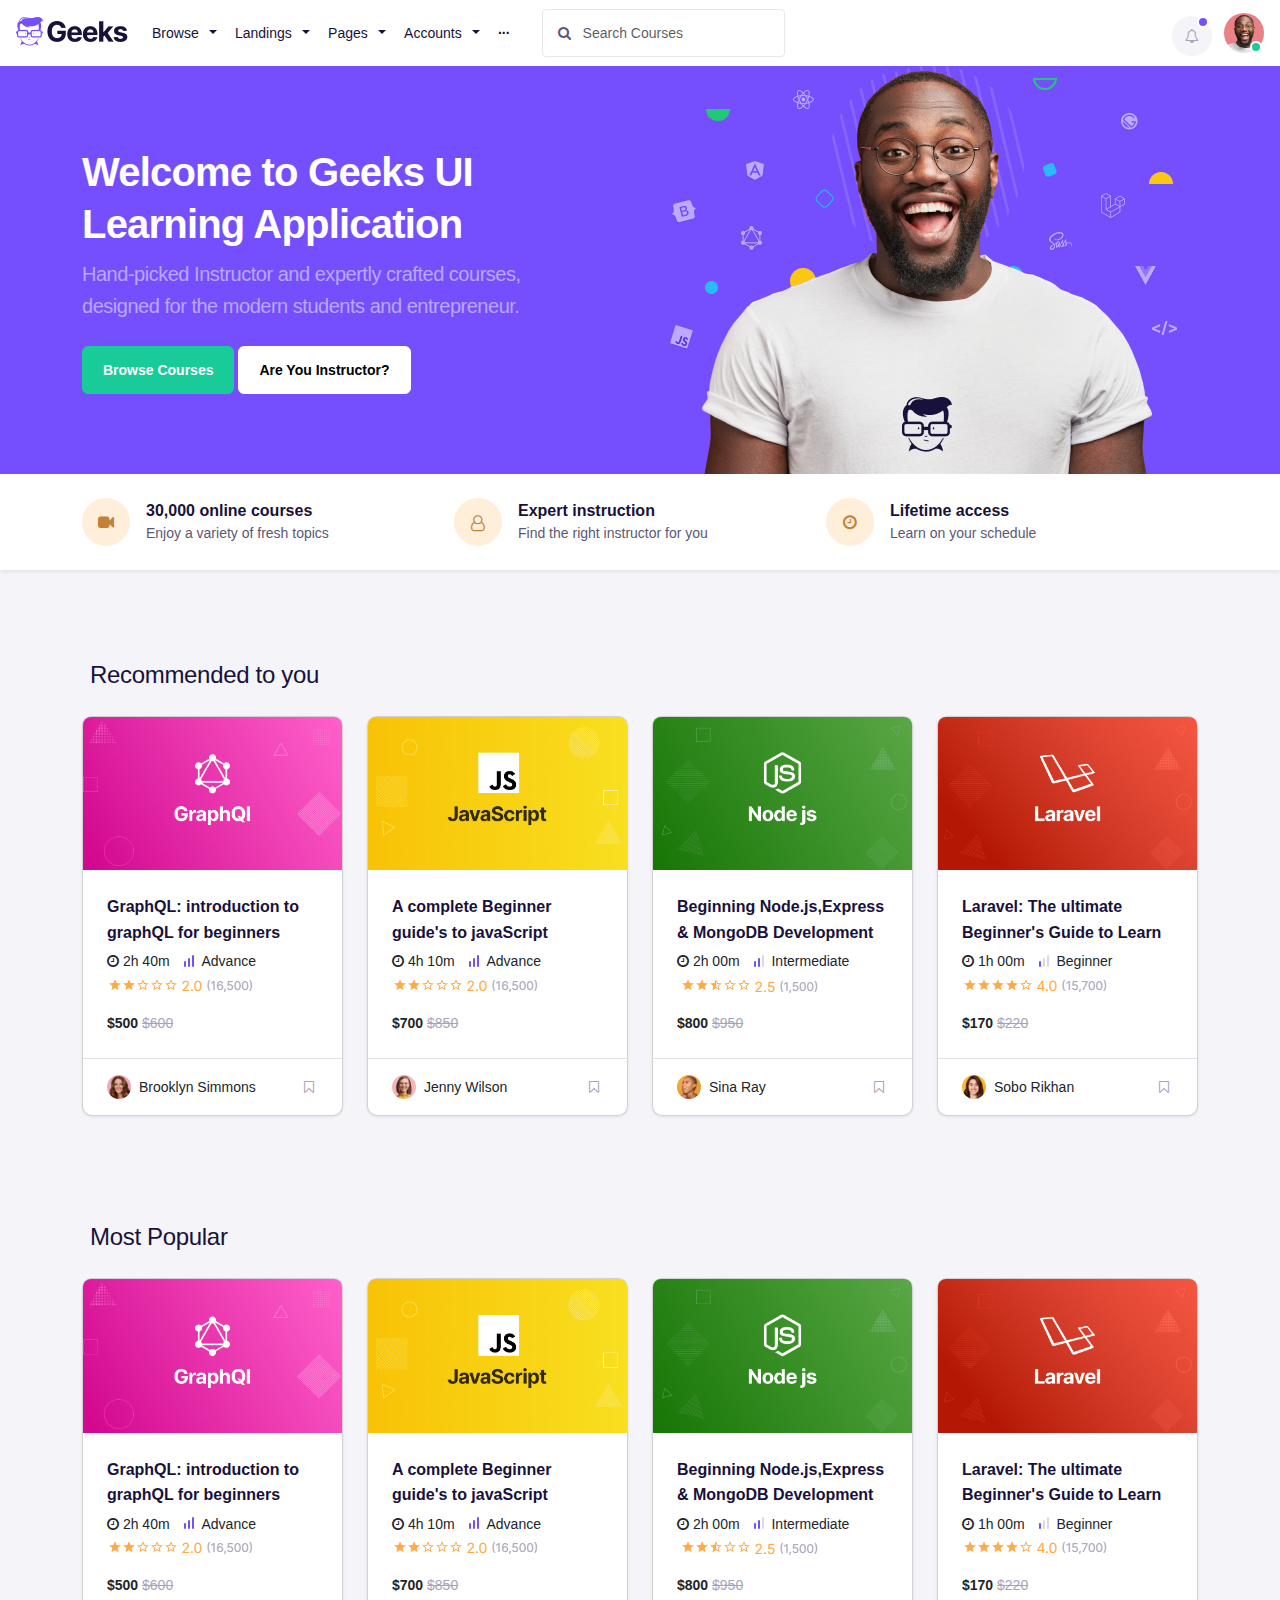
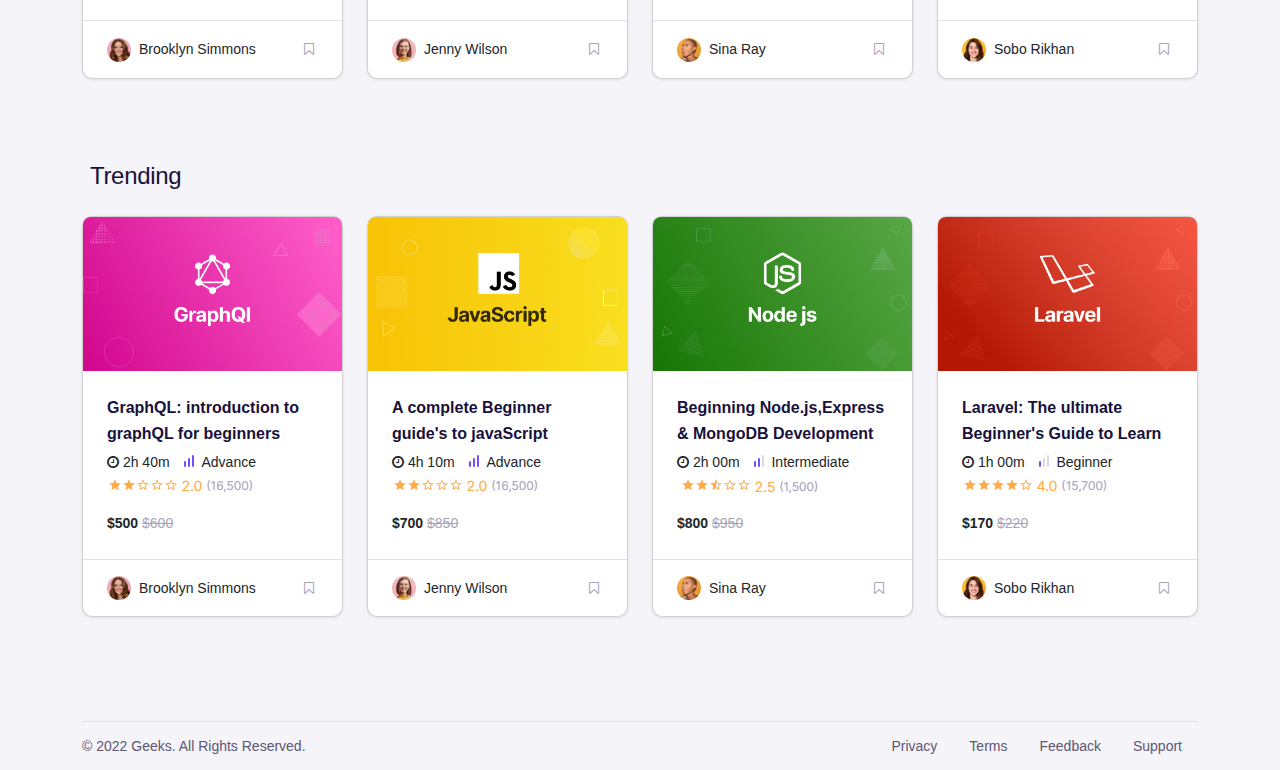
<file: index.html>
<!DOCTYPE html>
<html lang="en">

<head>
    <meta charset="UTF-8">
    <meta http-equiv="X-UA-Compatible" content="IE=edge">
    <meta name="viewport" content="width=device-width, initial-scale=1.0">
    <title>Geeks React </title>
    <link rel="icon" type="image/x-icon" href="/Assets/Images/logo.PNG">
    <!--ICONS TOOLKIT  -->
    <link rel="stylesheet" href="https://cdnjs.cloudflare.com/ajax/libs/font-awesome/4.7.0/css/font-awesome.min.css">
    <!--Bootstrap Bundle-->
    <link href="https://cdn.jsdelivr.net/npm/bootstrap@5.0.2/dist/css/bootstrap.min.css" rel="stylesheet">


    <link rel="stylesheet" href="./Assets/css/style.css">
</head>

<body>
    <div id="root">
        <div class="App">
            <!-- NAV BAR STARTS HERE -->
            <nav class="bg-white navbar p-2 navbar-default py-2 navbar navbar-expand-lg navbar-light">
                <div class="px-0 ps-2 container-fluid">
                    <a class="navbar-brand" href="#"><img src="/Assets/Images/geeks logo.png"></a>
                    <div class="navbar-nav navbar-right-wrap ms-auto d-lg-none nav-top-wrap d-none">
                        <div class="mt-2 me-0 dropdown nav-item">
                            <!-- NOTIFICATIONS DROPDOWN -->
                            <div class="dropdown">
                                <span class="d-flex">
                                    <a class="nav-link dropdown float-sm-right float-md-right float-lg-right float-xl-right"
                                        !important href="#" id="notifydropdown" role="button" data-toggle="dropdown">
                                        <div class='status-circle-notify'>
                                        </div>
                                        <span
                                            class="text-dark icon-notifications me-lg-1  btn btn-light btn-icon rounded-circle "
                                            id="notify">
                                            <i class="fa fa-bell-o">
                                            </i>
                                        </span>
                                    </a>
                                </span>
                                <div class="dropdown-menu dropdown-menu-end" aria-labelledby="navbarDropdown">
                                    <a class="dropdown-item" href="#">
                                        <div class="d-flex justify-content-between">Notifications<i
                                                class="fa fa-gear"></i></div>
                                    </a>
                                    <hr class="dropdown-divider" role="separator">
                                    <a class="py-2 px-3 dropdown-item" href="#">
                                        <div class="d-flex align-items-center">
                                            <div class="avatar avatar-md  "><img alt="avatar"
                                                    src="/Assets/Images/p6.jpg" class="avatar rounded-circle" width="40"
                                                    height="40"></div>
                                            <div class="ms-3 lh-1">
                                                <h6 class="mb-0"><strong>Jenny Wilson</strong> </h6>
                                                <p class="mb-0 fs-6 text-muted">Krisitn Watsan like your comment on <br>
                                                    course
                                                    Javascript Introduction!</p>
                                            </div>
                                        </div>
                                    </a>
                                    <hr class="dropdown-divider" role="separator">
                                    <a class="py-2 px-3 dropdown-item" href="#">
                                        <div class="d-flex align-items-center">
                                            <div class="avatar avatar-md  "><img alt="avatar"
                                                    src="/Assets/Images/p7.jpg" class="avatar rounded-circle" width="40"
                                                    height="40"></div>
                                            <div class="ms-3 lh-1">
                                                <h6 class="mb-0"><strong>Rina Ray</strong></h6>
                                                <p class="mb-0 fs-6 text-muted">You earn new certificate for<br>
                                                    complete the
                                                    Javascript Beginner<br> course. </p>
                                            </div>
                                        </div>
                                    </a>
                                    <hr class="dropdown-divider" role="separator">
                                    <a class="py-2 px-3 dropdown-item" href="#">
                                        <div class="d-flex align-items-center">
                                            <div class="avatar avatar-md  "><img alt="avatar"
                                                    src="/Assets/Images/p7.jpg" class="avatar rounded-circle" width="40"
                                                    height="40"></div>
                                            <div class="ms-3 lh-1">
                                                <h6 class="mb-0"><strong>Rina Ray</strong></h6>
                                                <p class="mb-0 fs-6 text-muted">You earn new certificate for<br>
                                                    complete the
                                                    Javascript Beginner<br> course. </p>
                                            </div>
                                        </div>
                                    </a>
                                    <hr class="dropdown-divider" role="separator">
                                    <a class="dropdown-item" href="#">
                                        <div class="d-flex justify-content-between fs-6">See all Notifications</div>
                                    </a>
                                </div>
                            </div>

                        </div>
                        <div class="dropdown nav-item">
                            <!-- PROFILE DROPDOWN -->
                            <div class="dropdown">
                                <a class="nav-link dropdown float-sm-right float-md-right float-lg-right float-xl-right"
                                    href="#" id="navbarDropdown" role="button" data-toggle="dropdown">
                                    <img src="./Assets/Images/p1.jpg" class="avatar rounded-circle" width="40"
                                        height="40" alt="">

                                </a>
                                <div class="dropdown-menu dropdown-menu-end" aria-labelledby="navbarDropdown">
                                    <a class="py-2 px-3 dropdown-item" href="#">
                                        <div class="d-flex align-items-center">
                                            <div class="avatar avatar-md avatar-indicators2 avatar-online"><img
                                                    alt="avatar" src="/Assets/Images/p1.jpg"
                                                    class="avatar rounded-circle" width="40" height="40"></div>
                                            <div class="ms-3 lh-1">
                                                <h6 class="mb-0">Annette Black</h6>
                                                <p class="mb-0 fs-6 text-muted">annette@geeksui.com</p>
                                            </div>
                                        </div>
                                    </a>
                                    <hr class="dropdown-divider" role="separator">
                                    <a class="dropdown-item" href="#"><i class="fa fa-user me-2"></i>Profile </a>
                                    <a class="dropdown-item" href="#"><i class="fa fa-star me-2"></i>Subscription</a>
                                    <a class="dropdown-item" href="#"><i class="fa fa-gear me-2"></i>Settings</a>
                                    <hr class="dropdown-divider" role="separator">
                                    <a class="dropdown-item" href="#"><i class="fa fa-power-off me-2"></i>Signout</a>
                                </div>
                            </div>
                        </div>
                    </div>
                    <!--TOGGLE DROPDOWN ON SMALL SCREENS -->
                    <div class="d-flex">
                        <div class="d-lg-none d-md-block">
                            <span class="d-flex">
                                <div class="mt-2 me-0 dropdown nav-item">
                                    <a id="dropdownNotification" aria-expanded="false" role="button"
                                        class="text-dark icon-notifications me-lg-1  btn btn-white btn-icon rounded-circle indicator indicator-primary text-muted dt nav-link d-flex justify-content-center align-items-center"
                                        tabindex="0" href="#">
                                        <i class="fa fa-bell-o"></i>
                                    </a>
                                    <!-- NOTIFICATIONS DROPDOWN -->
                                    <div class="dropdown-menu dropdown-menu-end" aria-labelledby="navbarDropdown">
                                        <a class="dropdown-item" href="#">
                                            <div class="d-flex justify-content-between">Notifications<i
                                                    class="fa fa-gear"></i></div>
                                        </a>
                                        <hr class="dropdown-divider" role="separator">
                                        <a class="py-2 px-3 dropdown-item" href="#">
                                            <div class="d-flex align-items-center">
                                                <div class="avatar avatar-md  "><img alt="avatar"
                                                        src="/Assets/Images/p6.jpg" class="avatar rounded-circle"
                                                        width="40" height="40"></div>
                                                <div class="ms-3 lh-1">
                                                    <h6 class="mb-0"><strong>Jenny Wilson</strong> </h6>
                                                    <p class="mb-0 fs-6 text-muted">Krisitn Watsan like your comment on
                                                        <br> course
                                                        Javascript Introduction!
                                                    </p>
                                                </div>
                                            </div>
                                        </a>
                                        <hr class="dropdown-divider" role="separator">
                                        <a class="py-2 px-3 dropdown-item" href="#">
                                            <div class="d-flex align-items-center">
                                                <div class="avatar avatar-md  "><img alt="avatar"
                                                        src="/Assets/Images/p7.jpg" class="avatar rounded-circle"
                                                        width="40" height="40"></div>
                                                <div class="ms-3 lh-1">
                                                    <h6 class="mb-0"><strong>Rina Ray</strong></h6>
                                                    <p class="mb-0 fs-6 text-muted">You earn new certificate for<br>
                                                        complete the
                                                        Javascript Beginner<br> course. </p>
                                                </div>
                                            </div>
                                        </a>
                                        <hr class="dropdown-divider" role="separator">
                                        <a class="py-2 px-3 dropdown-item" href="#">
                                            <div class="d-flex align-items-center">
                                                <div class="avatar avatar-md  "><img alt="avatar"
                                                        src="/Assets/Images/p7.jpg" class="avatar rounded-circle"
                                                        width="40" height="40"></div>
                                                <div class="ms-3 lh-1">
                                                    <h6 class="mb-0"><strong>Rina Ray</strong></h6>
                                                    <p class="mb-0 fs-6 text-muted">You earn new certificate for<br>
                                                        complete the
                                                        Javascript Beginner<br> course. </p>
                                                </div>
                                            </div>
                                        </a>
                                        <hr class="dropdown-divider" role="separator">
                                        <a class="dropdown-item" href="#">
                                            <div class="d-flex justify-content-between fs-6">See all Notifications</div>
                                        </a>
                                    </div>
                                </div>
                                <div class="dropdown nav-item">
                                    <a id="dropdownUser" aria-expanded="false" role="button"
                                        class="rounded-circle border-bottom-0 dt nav-link" tabindex="0" href="#">
                                        <div class="avatar avatar-md avatar-indicators avatar-indicators">
                                            <img alt="avatar" src="/Assets/Images/p1.jpg" class="rounded-circle"
                                                width="40" height="40">
                                        </div>
                                    </a>
                                    <div class="dropdown-menu dropdown-menu-end" aria-labelledby="navbarDropdown">
                                        <a class="py-2 px-3 dropdown-item" href="#">
                                            <div class="d-flex align-items-center">
                                                <div class="avatar avatar-md avatar-indicators2 avatar-online"><img
                                                        alt="avatar" src="/Assets/Images/p1.jpg"
                                                        class="avatar rounded-circle" width="40" height="40"></div>
                                                <div class="ms-3 lh-1">
                                                    <h6 class="mb-0">Annette Black</h6>
                                                    <p class="mb-0 fs-6 text-muted">annette@geeksui.com</p>
                                                </div>
                                            </div>
                                        </a>
                                        <hr class="dropdown-divider" role="separator">
                                        <a class="dropdown-item" href="#"><i class="fa fa-user me-2"></i>Profile </a>
                                        <a class="dropdown-item" href="#"><i
                                                class="fa fa-star me-2"></i>Subscription</a>
                                        <a class="dropdown-item" href="#"><i class="fa fa-gear me-2"></i>Settings</a>
                                        <hr class="dropdown-divider" role="separator">
                                        <a class="dropdown-item" href="#"><i
                                                class="fa fa-power-off me-2"></i>Signout</a>
                                    </div>
                                </div>
                            </span>
                        </div>
                        <button aria-controls="basic-navbar-nav" type="button" aria-label="toggle navigation"
                            class="navbar-toggler collapsed" data-bs-target="#basic-navbar-nav"
                            data-bs-toggle="collapse" aria-controls="basic-navbar-nav" aria-expanded="false">

                            <span class="navbar-toggler-icon mt-0"></span>
                        </button>
                    </div>
                    <div class="navbar-collapse collapse" id="basic-navbar-nav">
                        <div class="navbar-nav">
                            <!--Browse class-->
                            <div class="nav-item dropdown">
                                <a class="nav-link dropdown-toggle" href="#" id="navbarDropdown" role="button"
                                    data-toggle="dropdown">
                                    Browse
                                </a>
                                <div class="dropdown-menu" aria-labelledby="navbarDropdown">
                                    <a class="dropdown-item btn disabled" href="#">Browse</a>
                                    <a class="dropdown-item" href="#">Design</a>
                                    <a class="dropdown-item" href="#">Mobile App</a>
                                    <a class="dropdown-item" href="#">IT Software</a>
                                    <a class="dropdown-item" href="#">Marketing</a>
                                    <a class="dropdown-item" href="#">Music</a>
                                    <a class="dropdown-item" href="#">Life Style</a>
                                    <a class="dropdown-item" href="#">Buisness</a>
                                    <a class="dropdown-item" href="#">Photography</a>
                                </div>
                            </div>
                            <!--Landings class-->
                            <div class="nav-item dropdown">
                                <a class="nav-link dropdown-toggle" href="#" id="navbarDropdown" role="button"
                                    data-toggle="dropdown">
                                    Landings
                                </a>
                                <div class="dropdown-menu" aria-labelledby="navbarDropdown">
                                    <a class="dropdown-item btn disabled" href="#">Landings</a>
                                    <a class="dropdown-item" href="#">Courses</a>
                                    <a class="dropdown-item" href="#">Lead Courses</a>
                                    <a class="dropdown-item" href="#">Request Access</a>
                                    <a class="dropdown-item" href="#">Saas</a>
                                </div>
                            </div>
                            <!--Pages class-->
                            <div class="nav-item dropdown">
                                <a class="nav-link dropdown-toggle" href="#" id="navbarDropdown" role="button"
                                    data-toggle="dropdown">
                                    Pages
                                </a>
                                <div class="dropdown-menu" aria-labelledby="navbarDropdown">
                                    <a class="dropdown-item btn disabled" href="#">Pages</a>
                                    <a class="dropdown-item" href="#">Courses</a>
                                    <a class="dropdown-item" href="#">Paths</a>
                                    <a class="dropdown-item" href="#">Blog</a>
                                    <a class="dropdown-item" href="#">Career</a>
                                    <a class="dropdown-item" href="#">Speciality</a>
                                    <hr>
                                    <a class="dropdown-item" href="#">About</a>
                                    <a class="dropdown-item" href="#">Help Center <span class="badge bg-primary">New
                                        </span>
                                    </a>
                                    <a class="dropdown-item" href="#">Pricing</a>
                                    <a class="dropdown-item" href="#">Compare Plan</a>
                                    <a class="dropdown-item" href="#">Contact</a>
                                </div>
                            </div>
                            <!--Accounts class-->
                            <div class="nav-item dropdown">
                                <a class="nav-link dropdown-toggle" href="#" id="navbarDropdown" role="button"
                                    data-toggle="dropdown">
                                    Accounts
                                </a>
                                <div class="dropdown-menu" aria-labelledby="navbarDropdown">
                                    <a class="dropdown-item btn disabled" href="#">Accounts</a>
                                    <a class="dropdown-item" href="#">Instructor</a>
                                    <a class="dropdown-item" href="#">Students</a>
                                    <a class="dropdown-item" href="#">Admin</a>
                                    <hr>
                                    <a class="dropdown-item" href="#">Sign In</a>
                                    <a class="dropdown-item" href="#">Sign Up</a>
                                    <a class="dropdown-item" href="#">Forgot Password</a>
                                    <a class="dropdown-item" href="#">Edit Profile</a>
                                    <a class="dropdown-item" href="#">Security</a>
                                    <a class="dropdown-item" href="#">Social Profiles</a>
                                    <a class="dropdown-item" href="#">Notifications</a>
                                    <a class="dropdown-item" href="#">Privacy Settings</a>
                                    <a class="dropdown-item" href="#">Delete Profile</a>
                                    <a class="dropdown-item" href="#">Linked Accounts</a>
                                </div>
                            </div>
                            <!--Dots Dropdown-->
                            <div class="nav-item dropdown">
                                <a class=" nav-link dropdown lh-1" href="#" id="navbarDropdown" data-toggle="dropdown">
                                    <b>...</b>
                                </a>
                                <div class="dropdown-menu">
                                    <a class="py-2 px-3 dropdown-item" href="#">
                                        <div class="d-flex align-items-center">
                                            <i class="fa fa-file-text-o fs-5 text-primary"></i>
                                            <div class="ms-3 lh-3">
                                                <h6 class="mb-0">Documentations</h6>
                                                <p class="mb-0 fs-6">Browse all the Documentations</p>
                                            </div>
                                        </div>
                                    </a>
                                    <a class="py-2 px-3 dropdown-item" href="#">
                                        <div class="d-flex align-items-center">
                                            <i class="fa fa-file-archive-o fs-5 text-primary"></i>
                                            <div class="ms-3 lh-3">
                                                <h6 class="mb-0">Changelog v1.4.0</h6>
                                                <p class="mb-0 fs-6">See Whats's new</p>
                                            </div>
                                        </div>
                                    </a>
                                </div>
                            </div>
                        </div>
                        <div class="d-flex justify-content-between w-100">
                            <!-- Search Form -->
                            <form class="mt-3 mt-lg-0 ms-lg-4 d-flex align-items-center">
                                <input placeholder="Search Courses" type="Search" id="formSearch" class=" form-control">
                                <span class="position-absolute search icon ps-3">
                                    <i class="fa fa-search"></i>
                                </span>
                            </form>
                            <div class="d-none d-lg-block d-sm-none">
                                <span class="d-flex">
                                    <div class="mt-2 me-0 dropdown nav-item">
                                        <a id="dropdownNotification" aria-expanded="false" role="button"
                                            class="text-dark icon-notifications me-lg-1  btn btn-white btn-icon rounded-circle indicator indicator-primary text-muted dt nav-link d-flex justify-content-center align-items-center"
                                            tabindex="0" href="#">
                                            <i class="fa fa-bell-o"></i>
                                        </a>
                                        </a>
                                        <!-- NOTIFICATIONS Menu -->
                                        <div class="dropdown-menu dropdown-menu-end" aria-labelledby="navbarDropdown">
                                            <a class="dropdown-item" href="#">
                                                <div class="d-flex justify-content-between">Notifications<i
                                                        class="fa fa-gear"></i></div>
                                            </a>
                                            <hr class="dropdown-divider" role="separator">
                                            <a class="py-2 px-3 dropdown-item" href="#">
                                                <div class="d-flex align-items-center">
                                                    <div class="avatar avatar-md  "><img alt="avatar"
                                                            src="/Assets/Images/p6.jpg" class="avatar rounded-circle"
                                                            width="40" height="40"></div>
                                                    <div class="ms-3 lh-1">
                                                        <h6 class="mb-0"><strong>Jenny Wilson</strong> </h6>
                                                        <p class="mb-0 fs-6 text-muted">Krisitn Watsan like your comment
                                                            on
                                                            <br> course
                                                            Javascript Introduction!
                                                        </p>
                                                    </div>
                                                </div>
                                            </a>
                                            <hr class="dropdown-divider" role="separator">
                                            <a class="py-2 px-3 dropdown-item" href="#">
                                                <div class="d-flex align-items-center">
                                                    <div class="avatar avatar-md  "><img alt="avatar"
                                                            src="/Assets/Images/p7.jpg" class="avatar rounded-circle"
                                                            width="40" height="40"></div>
                                                    <div class="ms-3 lh-1">
                                                        <h6 class="mb-0"><strong>Rina Ray</strong></h6>
                                                        <p class="mb-0 fs-6 text-muted">You earn new certificate for<br>
                                                            complete the
                                                            Javascript Beginner<br> course. </p>
                                                    </div>
                                                </div>
                                            </a>
                                            <hr class="dropdown-divider" role="separator">
                                            <a class="py-2 px-3 dropdown-item" href="#">
                                                <div class="d-flex align-items-center">
                                                    <div class="avatar avatar-md  "><img alt="avatar"
                                                            src="/Assets/Images/p7.jpg" class="avatar rounded-circle"
                                                            width="40" height="40"></div>
                                                    <div class="ms-3 lh-1">
                                                        <h6 class="mb-0"><strong>Rina Ray</strong></h6>
                                                        <p class="mb-0 fs-6 text-muted">You earn new certificate for<br>
                                                            complete the
                                                            Javascript Beginner<br> course. </p>
                                                    </div>
                                                </div>
                                            </a>
                                            <hr class="dropdown-divider" role="separator">
                                            <a class="dropdown-item" href="#">
                                                <div class="d-flex justify-content-between fs-6">See all Notifications
                                                </div>
                                            </a>
                                        </div>
                                    </div>
                                    <!-- Profile Menu -->
                                    <div class="dropdown nav-item">
                                        <a id="dropdownUser" aria-expanded="false" role="button"
                                            class="rounded-circle border-bottom-0 dt nav-link" tabindex="0" href="#">
                                            <div class="avatar avatar-md avatar-indicators avatar-indicators">
                                                <img alt="avatar" src="/Assets/Images/p1.jpg" class="rounded-circle"
                                                    width="40" height="40">
                                            </div>
                                        </a>

                                        <div class="dropdown-menu dropdown-menu-end" aria-labelledby="navbarDropdown">
                                            <a class="py-2 px-3 dropdown-item" href="#">
                                                <div class="d-flex align-items-center">
                                                    <div class="avatar avatar-md avatar-indicators2 avatar-online"><img
                                                            alt="avatar" src="/Assets/Images/p1.jpg"
                                                            class="avatar rounded-circle" width="40" height="40"></div>
                                                    <div class="ms-3 lh-1">
                                                        <h6 class="mb-0">Annette Black</h6>
                                                        <p class="mb-0 fs-6 text-muted">annette@geeksui.com</p>
                                                    </div>
                                                </div>
                                            </a>
                                            <hr class="dropdown-divider" role="separator">
                                            <a class="dropdown-item" href="#"><i class="fa fa-user me-2"></i>Profile
                                            </a>
                                            <a class="dropdown-item" href="#"><i
                                                    class="fa fa-star me-2"></i>Subscription</a>
                                            <a class="dropdown-item" href="#"><i
                                                    class="fa fa-gear me-2"></i>Settings</a>
                                            <hr class="dropdown-divider" role="separator">
                                            <a class="dropdown-item" href="#"><i
                                                    class="fa fa-power-off me-2"></i>Signout</a>
                                        </div>
                                    </div>
                                </span>
                            </div>
                        </div>
                    </div>


                </div>
            </nav>
            <!--HEADER STARTS-->
            <div class="bg-primary">

                <div class="container">
                    <div class="align-items-center g-0 row">
                        <div class="col-xl-5 col-lg-6 col-md-12">
                            <div class="py-5 py-lg-0">
                                <h1 class="text-white display-6 fw-bold">Welcome to Geeks UI Learning Application</h1>
                                <p class="text-white-50 mb-4 lead">Hand-picked Instructor and expertly crafted courses,
                                    designed for the modern students and entrepreneur.</p>
                                <a class="btn btn-success" href="/marketing/courses/course-filter-page/">Browse
                                    Courses</a>
                                <a class="btn btn-light" href="/authentication/sign-in/">Are You Instructor?</a>
                            </div>
                        </div>
                        <div class="text-lg-end text-center col-xl-7 col-lg-6 col-md-12">
                            <img src="/Assets/Images/image1.png" alt="" class="img-fluid">
                        </div>
                    </div>
                </div>
            </div>
            <!--BELOW HEADER CONTENT-->
            <div class="bg-white py-4 shadow-sm">
                <div class="container">
                    <div class="align-items-center g-0 row">
                        <div class="mb-lg-0 mb-xs-4 mb-4 mb-md-4 mb-sm-4 col-xl-4 col-lg-4 col-md-6">
                            <div class="d-flex align-items-center">
                                <span
                                    class="icon-shape icon-lg bg-light-warning rounded-circle text-center text-dark-warning fs-6"
                                    id="text">
                                    <i class="fa fa-video-camera"></i>
                                </span>
                                <div class="ms-3">
                                    <h4 class="mb-0" id="headerContent">30,000 online courses</h4>
                                    <p class="mb-0">Enjoy a variety of fresh topics</p>
                                </div>
                            </div>
                        </div>
                        <div class="mb-lg-0 mb-xs-4  mb-4 mb-md-4 mb-sm-4 col-xl-4 col-lg-4 col-md-6">
                            <div class="d-flex align-items-center">
                                <span
                                    class="icon-shape icon-lg bg-light-warning rounded-circle text-center text-dark-warning fs-6"
                                    id="text">
                                    <i class="fa fa-user-o"></i>
                                </span>
                                <div class="ms-3">
                                    <h4 class="mb-0" id="headerContent">Expert instruction</h4>
                                    <p class="mb-0">Find the right instructor for
                                        you</p>
                                </div>
                            </div>
                        </div>
                        <div class="mb-lg-0 mb-md-0 mb-sm-2  col-xl-4 col-lg-4 col-md-6">
                            <div class="d-flex align-items-center">
                                <span
                                    class="icon-shape icon-lg bg-light-warning rounded-circle text-center text-dark-warning fs-6"
                                    id="text">
                                    <i class="fa fa-clock-o"></i>
                                </span>
                                <div class="ms-3">
                                    <h4 class="mb-0" id="headerContent">Lifetime access</h4>
                                    <p class="mb-0">Learn on your schedule</p>
                                </div>
                            </div>
                        </div>

                    </div>
                </div>
            </div>

            <!--RECOMMENDED COURSES-->
            <div class="pt-lg-12 pb-lg-3  pb-6">
                <div class="container ">

                    <div class="mb-4 row">
                        <div class="col">
                            <h4 class="mb-0 mx-2 heading2">
                                Recommended to you</h4>
                        </div>
                    </div>

                    <div class="row">
                        <div class="col-xl-3 col-lg-3 col-md-6 col-sm-12">
                            <div class="card-deck hover-zoom pb-5">
                                <a href="./courses.html">
                                    <div class="card card-shadow">
                                        <img class="img-fluid card-img-top rounded-top-md" src="./Assets/Images/g1.jpg"
                                            alt="graph">
                                        <div class="card-body">
                                            <div class="mb-2 text-truncate">
                                                <a href="./courses.html"
                                                    class="card-title text-decoration-none">GraphQL:
                                                    introduction to graphQL for
                                                    beginners</a>
                                            </div>
                                            <ul class="list-inline">
                                                <li class="list-inline-item">
                                                    <i class="fa fa-clock-o"></i>
                                                    <span>2h 40m</span>
                                                </li>
                                                <li class="list-inline-item"><svg class="me-1 mt-n1" width="16"
                                                        height="16" viewBox="0 0 16 16" fill="none"
                                                        xmlns="http://www.w3.org/2000/svg">
                                                        <rect x="3" y="8" width="2" height="6" rx="1" fill="#754FFE">
                                                        </rect>
                                                        <rect x="7" y="5" width="2" height="9" rx="1" fill="#754FFE">
                                                        </rect>
                                                        <rect x="11" y="2" width="2" height="12" rx="1" fill="#754FFE">
                                                        </rect>
                                                    </svg>Advance</li>
                                                <li class="list-inline-item">
                                                    <img src="./Assets/Images/rating 2.png" alt="logo">
                                                </li>
                                            </ul>
                                            <div class="card-text">
                                                <span><strong>$500</strong></span>
                                                <del class=" disabled text-muted"> $600</del>

                                            </div>
                                        </div>
                                        <div class="class-footer border-top">
                                            <div class="align-items-center g-0 row">
                                                <div class="col-auto col">
                                                    <img src="/Assets/Images/p2.jpg" alt=""
                                                        class="avatar rounded-circle" id="tutor">
                                                </div>
                                                <div class="col ms-2 col">
                                                    <span>Brooklyn Simmons</span>
                                                </div>
                                                <div class="col-auto col">
                                                    <a class="text-muted bookmark" href="/">
                                                        <i class="fa fa-bookmark-o"></i>
                                                    </a>
                                                </div>
                                            </div>
                                        </div>
                                    </div>
                                </a>
                            </div>
                        </div>

                        <div class="col-xl-3 col-lg-3 col-md-6 col-sm-12">
                            <div class="card-deck pb-5">
                                <a href="./courses.html">
                                    <div class="card card-shadow">
                                        <img class="img-fluid card-img-top rounded-top-md" src="./Assets/Images/js.jpg"
                                            alt="graph">
                                        <div class="card-body">
                                            <div class="mb-2 text-truncate">
                                                <a href="./courses.html" class="card-title text-decoration-none">A
                                                    complete
                                                    Beginner guide's to javaScript</a>
                                            </div>
                                            <ul class="list-inline">
                                                <li class="list-inline-item">
                                                    <i class="fa fa-clock-o"></i>
                                                    <span>4h 10m</span>
                                                </li>
                                                <li class="list-inline-item"><svg class="me-1 mt-n1" width="16"
                                                        height="16" viewBox="0 0 16 16" fill="none"
                                                        xmlns="http://www.w3.org/2000/svg">
                                                        <rect x="3" y="8" width="2" height="6" rx="1" fill="#754FFE">
                                                        </rect>
                                                        <rect x="7" y="5" width="2" height="9" rx="1" fill="#754FFE">
                                                        </rect>
                                                        <rect x="11" y="2" width="2" height="12" rx="1" fill="#754FFE">
                                                        </rect>
                                                    </svg>Advance</li>
                                                <li class="list-inline-item">
                                                    <img src="./Assets/Images/rating 2.png" alt="logo">
                                                </li>
                                            </ul>
                                            <div class="card-text">
                                                <span><strong>$700</strong></span>
                                                <del class=" disabled text-muted"> $850</del>
                                            </div>
                                        </div>

                                        <div class="class-footer border-top">
                                            <div class="align-items-center g-0 row">
                                                <div class="col-auto col">
                                                    <img src="/Assets/Images/p6.jpg" alt=""
                                                        class="avatar rounded-circle" id="tutor">
                                                </div>
                                                <div class="col ms-2 col">
                                                    <span>Jenny Wilson</span>
                                                </div>
                                                <div class="col-auto col">
                                                    <a class="text-muted bookmark" href="/">
                                                        <i class="fa fa-bookmark-o"></i>
                                                    </a>
                                                </div>
                                            </div>
                                        </div>
                                    </div>
                                </a>
                            </div>
                        </div>

                        <div class="col-xl-3 col-lg-3 col-md-6 col-sm-12">
                            <div class="card-deck pb-5">
                                <a href="./courses.html">
                                    <div class="card card-shadow">
                                        <img class="img-fluid card-img-top rounded-top-md" src="./Assets/Images/njs.jpg"
                                            alt="graph">
                                        <div class="card-body">
                                            <div class="mb-2 text-truncate">
                                                <a href="./courses.html"
                                                    class="card-title text-decoration-none">Beginning
                                                    Node.js,Express & MongoDB Development</a>
                                            </div>
                                            <ul class="list-inline">
                                                <li class="list-inline-item">
                                                    <i class="fa fa-clock-o"></i>
                                                    <span>2h 00m</span>
                                                </li>
                                                <li class="list-inline-item"><svg class="me-1 mt-n1" width="16"
                                                        height="16" viewBox="0 0 16 16" fill="none"
                                                        xmlns="http://www.w3.org/2000/svg">
                                                        <rect x="3" y="8" width="2" height="6" rx="1" fill="#754FFE">
                                                        </rect>
                                                        <rect x="7" y="5" width="2" height="9" rx="1" fill="#754FFE">
                                                        </rect>
                                                        <rect x="11" y="2" width="2" height="12" rx="1" fill="#DBD8E9">
                                                        </rect>
                                                    </svg>Intermediate</li>
                                                <li class="list-inline-item">
                                                    <img src="./Assets/Images/rating.png" alt="logo">
                                                </li>
                                            </ul>
                                            <div class="card-text">
                                                <span><strong>$800</strong></span>
                                                <del class=" disabled text-muted"> $950</del>
                                            </div>
                                        </div>

                                        <div class="class-footer border-top">

                                            <div class="align-items-center g-0 row">
                                                <div class="col-auto col">
                                                    <img src="/Assets/Images/p4.jpg" alt=""
                                                        class="avatar rounded-circle" id="tutor">
                                                </div>
                                                <div class="col ms-2 col">
                                                    <span>Sina Ray</span>
                                                </div>
                                                <div class="col-auto col">
                                                    <a class="text-muted bookmark" href="/">
                                                        <i class="fa fa-bookmark-o"></i>
                                                    </a>
                                                </div>
                                            </div>

                                        </div>
                                    </div>
                                </a>
                            </div>
                        </div>

                        <div class="col-xl-3 col-lg-3 col-md-6 col-sm-12">
                            <div class="card-deck pb-5">
                                <a href="./courses.html">
                                    <div class="card card-shadow">
                                        <img class="img-fluid card-img-top rounded-top-md" src="./Assets/Images/la.jpg"
                                            alt="graph">
                                        <div class="card-body">
                                            <div class="mb-2 text-truncate">
                                                <a href="./courses.html"
                                                    class="card-title text-decoration-none">Laravel: The
                                                    ultimate Beginner's Guide to Learn</a>
                                            </div>
                                            <ul class="list-inline">
                                                <li class="list-inline-item">
                                                    <i class="fa fa-clock-o"></i>
                                                    <span>1h 00m</span>
                                                </li>
                                                <li class="list-inline-item"><svg class="me-1 mt-n1" width="16"
                                                        height="16" viewBox="0 0 16 16" fill="none"
                                                        xmlns="http://www.w3.org/2000/svg">
                                                        <rect x="3" y="8" width="2" height="6" rx="1" fill="#754FFE">
                                                        </rect>
                                                        <rect x="7" y="5" width="2" height="9" rx="1" fill="#DBD8E9">
                                                        </rect>
                                                        <rect x="11" y="2" width="2" height="12" rx="1" fill="#DBD8E9">
                                                        </rect>
                                                    </svg>Beginner</li>
                                                <li class="list-inline-item">
                                                    <img src="./Assets/Images/rating 4.png" alt="logo">
                                                </li>
                                            </ul>
                                            <div class="card-text">
                                                <span><strong>$170</strong></span>
                                                <del class=" disabled text-muted"> $220</del>
                                            </div>
                                        </div>
                                        <div class="class-footer border-top">

                                            <div class="align-items-center g-0 row">
                                                <div class="col-auto col">
                                                    <img src="/Assets/Images/p3.jpg" alt=""
                                                        class="avatar rounded-circle" id="tutor">
                                                </div>
                                                <div class="col ms-2 col">
                                                    <span>Sobo Rikhan</span>
                                                </div>
                                                <div class="col-auto col">
                                                    <a class="text-muted bookmark" href="/">
                                                        <i class="fa fa-bookmark-o"></i>
                                                    </a>
                                                </div>
                                            </div>
                                        </div>
                                    </div>
                                </a>
                            </div>
                        </div>
                    </div>
                </div>
            </div>

            <!--MOST POPULAR COURSES-->
            <div class="pb-lg-3 pt-lg-3">
                <div class="container ">

                    <div class="mb-4 row">
                        <div class="col">
                            <h4 class="mb-0 mx-2 heading2">
                                Most Popular</h4>
                        </div>
                    </div>

                    <div class="row">
                        <div class="col-xl-3 col-lg-3 col-md-6 col-sm-12">
                            <div class="card-deck hover-zoom pb-5">
                                <a href="./courses.html">
                                    <div class="card card-shadow">
                                        <img class="img-fluid card-img-top rounded-top-md" src="./Assets/Images/g1.jpg"
                                            alt="graph">
                                        <div class="card-body">
                                            <div class="mb-2 text-truncate">
                                                <a href="./courses.html"
                                                    class="card-title text-decoration-none">GraphQL:
                                                    introduction to graphQL for
                                                    beginners</a>
                                            </div>
                                            <ul class="list-inline">
                                                <li class="list-inline-item">
                                                    <i class="fa fa-clock-o"></i>
                                                    <span>2h 40m</span>
                                                </li>
                                                <li class="list-inline-item"><svg class="me-1 mt-n1" width="16"
                                                        height="16" viewBox="0 0 16 16" fill="none"
                                                        xmlns="http://www.w3.org/2000/svg">
                                                        <rect x="3" y="8" width="2" height="6" rx="1" fill="#754FFE">
                                                        </rect>
                                                        <rect x="7" y="5" width="2" height="9" rx="1" fill="#754FFE">
                                                        </rect>
                                                        <rect x="11" y="2" width="2" height="12" rx="1" fill="#754FFE">
                                                        </rect>
                                                    </svg>Advance</li>
                                                <li class="list-inline-item">
                                                    <img src="./Assets/Images/rating 2.png" alt="logo">
                                                </li>
                                            </ul>
                                            <div class="card-text">
                                                <span><strong>$500</strong></span>
                                                <del class=" disabled text-muted"> $600</del>

                                            </div>
                                        </div>
                                        <div class="class-footer border-top">
                                            <div class="align-items-center g-0 row">
                                                <div class="col-auto col">
                                                    <img src="/Assets/Images/p2.jpg" alt=""
                                                        class="avatar rounded-circle" id="tutor">
                                                </div>
                                                <div class="col ms-2 col">
                                                    <span>Brooklyn Simmons</span>
                                                </div>
                                                <div class="col-auto col">
                                                    <a class="text-muted bookmark" href="/">
                                                        <i class="fa fa-bookmark-o"></i>
                                                    </a>
                                                </div>
                                            </div>
                                        </div>
                                    </div>
                                </a>
                            </div>
                        </div>

                        <div class="col-xl-3 col-lg-3 col-md-6 col-sm-12">
                            <div class="card-deck pb-5">
                                <a href="./courses.html">
                                    <div class="card card-shadow">
                                        <img class="img-fluid card-img-top rounded-top-md" src="./Assets/Images/js.jpg"
                                            alt="graph">
                                        <div class="card-body">
                                            <div class="mb-2 text-truncate">
                                                <a href="./courses.html" class="card-title text-decoration-none">A
                                                    complete
                                                    Beginner guide's to javaScript</a>
                                            </div>
                                            <ul class="list-inline">
                                                <li class="list-inline-item">
                                                    <i class="fa fa-clock-o"></i>
                                                    <span>4h 10m</span>
                                                </li>
                                                <li class="list-inline-item"><svg class="me-1 mt-n1" width="16"
                                                        height="16" viewBox="0 0 16 16" fill="none"
                                                        xmlns="http://www.w3.org/2000/svg">
                                                        <rect x="3" y="8" width="2" height="6" rx="1" fill="#754FFE">
                                                        </rect>
                                                        <rect x="7" y="5" width="2" height="9" rx="1" fill="#754FFE">
                                                        </rect>
                                                        <rect x="11" y="2" width="2" height="12" rx="1" fill="#754FFE">
                                                        </rect>
                                                    </svg>Advance</li>
                                                <li class="list-inline-item">
                                                    <img src="./Assets/Images/rating 2.png" alt="logo">
                                                </li>
                                            </ul>
                                            <div class="card-text">
                                                <span><strong>$700</strong></span>
                                                <del class=" disabled text-muted"> $850</del>
                                            </div>
                                        </div>

                                        <div class="class-footer border-top">
                                            <div class="align-items-center g-0 row">
                                                <div class="col-auto col">
                                                    <img src="/Assets/Images/p6.jpg" alt=""
                                                        class="avatar rounded-circle" id="tutor">
                                                </div>
                                                <div class="col ms-2 col">
                                                    <span>Jenny Wilson</span>
                                                </div>
                                                <div class="col-auto col">
                                                    <a class="text-muted bookmark" href="/">
                                                        <i class="fa fa-bookmark-o"></i>
                                                    </a>
                                                </div>
                                            </div>
                                        </div>
                                    </div>
                                </a>
                            </div>
                        </div>

                        <div class="col-xl-3 col-lg-3 col-md-6 col-sm-12">
                            <div class="card-deck pb-5">
                                <a href="./courses.html">
                                    <div class="card card-shadow">
                                        <img class="img-fluid card-img-top rounded-top-md" src="./Assets/Images/njs.jpg"
                                            alt="graph">
                                        <div class="card-body">
                                            <div class="mb-2 text-truncate">
                                                <a href="./courses.html"
                                                    class="card-title text-decoration-none">Beginning
                                                    Node.js,Express & MongoDB Development</a>
                                            </div>
                                            <ul class="list-inline">
                                                <li class="list-inline-item">
                                                    <i class="fa fa-clock-o"></i>
                                                    <span>2h 00m</span>
                                                </li>
                                                <li class="list-inline-item"><svg class="me-1 mt-n1" width="16"
                                                        height="16" viewBox="0 0 16 16" fill="none"
                                                        xmlns="http://www.w3.org/2000/svg">
                                                        <rect x="3" y="8" width="2" height="6" rx="1" fill="#754FFE">
                                                        </rect>
                                                        <rect x="7" y="5" width="2" height="9" rx="1" fill="#754FFE">
                                                        </rect>
                                                        <rect x="11" y="2" width="2" height="12" rx="1" fill="#DBD8E9">
                                                        </rect>
                                                    </svg>Intermediate</li>
                                                <li class="list-inline-item">
                                                    <img src="./Assets/Images/rating.png" alt="logo">
                                                </li>
                                            </ul>
                                            <div class="card-text">
                                                <span><strong>$800</strong></span>
                                                <del class=" disabled text-muted"> $950</del>
                                            </div>
                                        </div>

                                        <div class="class-footer border-top">

                                            <div class="align-items-center g-0 row">
                                                <div class="col-auto col">
                                                    <img src="/Assets/Images/p4.jpg" alt=""
                                                        class="avatar rounded-circle" id="tutor">
                                                </div>
                                                <div class="col ms-2 col">
                                                    <span>Sina Ray</span>
                                                </div>
                                                <div class="col-auto col">
                                                    <a class="text-muted bookmark" href="/">
                                                        <i class="fa fa-bookmark-o"></i>
                                                    </a>
                                                </div>
                                            </div>

                                        </div>
                                    </div>
                                </a>
                            </div>
                        </div>

                        <div class="col-xl-3 col-lg-3 col-md-6 col-sm-12">
                            <div class="card-deck pb-5">
                                <a href="./courses.html">
                                    <div class="card card-shadow">
                                        <img class="img-fluid card-img-top rounded-top-md" src="./Assets/Images/la.jpg"
                                            alt="graph">
                                        <div class="card-body">
                                            <div class="mb-2 text-truncate">
                                                <a href="./courses.html"
                                                    class="card-title text-decoration-none">Laravel: The
                                                    ultimate Beginner's Guide to Learn</a>
                                            </div>
                                            <ul class="list-inline">
                                                <li class="list-inline-item">
                                                    <i class="fa fa-clock-o"></i>
                                                    <span>1h 00m</span>
                                                </li>
                                                <li class="list-inline-item"><svg class="me-1 mt-n1" width="16"
                                                        height="16" viewBox="0 0 16 16" fill="none"
                                                        xmlns="http://www.w3.org/2000/svg">
                                                        <rect x="3" y="8" width="2" height="6" rx="1" fill="#754FFE">
                                                        </rect>
                                                        <rect x="7" y="5" width="2" height="9" rx="1" fill="#DBD8E9">
                                                        </rect>
                                                        <rect x="11" y="2" width="2" height="12" rx="1" fill="#DBD8E9">
                                                        </rect>
                                                    </svg>Beginner</li>
                                                <li class="list-inline-item">
                                                    <img src="./Assets/Images/rating 4.png" alt="logo">
                                                </li>
                                            </ul>
                                            <div class="card-text">
                                                <span><strong>$170</strong></span>
                                                <del class=" disabled text-muted"> $220</del>
                                            </div>
                                        </div>
                                        <div class="class-footer border-top">

                                            <div class="align-items-center g-0 row">
                                                <div class="col-auto col">
                                                    <img src="/Assets/Images/p3.jpg" alt=""
                                                        class="avatar rounded-circle" id="tutor">
                                                </div>
                                                <div class="col ms-2 col">
                                                    <span>Sobo Rikhan</span>
                                                </div>
                                                <div class="col-auto col">
                                                    <a class="text-muted bookmark" href="/">
                                                        <i class="fa fa-bookmark-o"></i>
                                                    </a>
                                                </div>
                                            </div>
                                        </div>
                                    </div>
                                </a>
                            </div>
                        </div>
                    </div>
                </div>
            </div>


            <!--TRENDING COURSES-->
            <div class="pb-lg-8 pt-lg-3 py-6">
                <div class="container ">
                    <div class="mb-4 row">
                        <div class="col">
                            <h4 class="mb-0 mx-2 heading2">
                                Trending</h4>
                        </div>
                    </div>

                    <div class="row">
                        <div class="col-xl-3 col-lg-3 col-md-6 col-sm-12">
                            <div class="card-deck hover-zoom pb-5">
                                <a href="./courses.html">
                                    <div class="card card-shadow">
                                        <img class="img-fluid card-img-top rounded-top-md" src="./Assets/Images/g1.jpg"
                                            alt="graph">
                                        <div class="card-body">
                                            <div class="mb-2 text-truncate">
                                                <a href="./courses.html"
                                                    class="card-title text-decoration-none">GraphQL:
                                                    introduction to graphQL for
                                                    beginners</a>
                                            </div>
                                            <ul class="list-inline">
                                                <li class="list-inline-item">
                                                    <i class="fa fa-clock-o"></i>
                                                    <span>2h 40m</span>
                                                </li>
                                                <li class="list-inline-item"><svg class="me-1 mt-n1" width="16"
                                                        height="16" viewBox="0 0 16 16" fill="none"
                                                        xmlns="http://www.w3.org/2000/svg">
                                                        <rect x="3" y="8" width="2" height="6" rx="1" fill="#754FFE">
                                                        </rect>
                                                        <rect x="7" y="5" width="2" height="9" rx="1" fill="#754FFE">
                                                        </rect>
                                                        <rect x="11" y="2" width="2" height="12" rx="1" fill="#754FFE">
                                                        </rect>
                                                    </svg>Advance</li>
                                                <li class="list-inline-item">
                                                    <img src="./Assets/Images/rating 2.png" alt="logo">
                                                </li>
                                            </ul>
                                            <div class="card-text">
                                                <span><strong>$500</strong></span>
                                                <del class=" disabled text-muted"> $600</del>

                                            </div>
                                        </div>
                                        <div class="class-footer border-top">
                                            <div class="align-items-center g-0 row">
                                                <div class="col-auto col">
                                                    <img src="/Assets/Images/p2.jpg" alt=""
                                                        class="avatar rounded-circle" id="tutor">
                                                </div>
                                                <div class="col ms-2 col">
                                                    <span>Brooklyn Simmons</span>
                                                </div>
                                                <div class="col-auto col">
                                                    <a class="text-muted bookmark" href="/">
                                                        <i class="fa fa-bookmark-o"></i>
                                                    </a>
                                                </div>
                                            </div>
                                        </div>
                                    </div>
                                </a>
                            </div>
                        </div>

                        <div class="col-xl-3 col-lg-3 col-md-6 col-sm-12">
                            <div class="card-deck pb-5">
                                <a href="./courses.html">
                                    <div class="card card-shadow">
                                        <img class="img-fluid card-img-top rounded-top-md" src="./Assets/Images/js.jpg"
                                            alt="graph">
                                        <div class="card-body">
                                            <div class="mb-2 text-truncate">
                                                <a href="./courses.html" class="card-title text-decoration-none">A
                                                    complete
                                                    Beginner guide's to javaScript</a>
                                            </div>
                                            <ul class="list-inline">
                                                <li class="list-inline-item">
                                                    <i class="fa fa-clock-o"></i>
                                                    <span>4h 10m</span>
                                                </li>
                                                <li class="list-inline-item"><svg class="me-1 mt-n1" width="16"
                                                        height="16" viewBox="0 0 16 16" fill="none"
                                                        xmlns="http://www.w3.org/2000/svg">
                                                        <rect x="3" y="8" width="2" height="6" rx="1" fill="#754FFE">
                                                        </rect>
                                                        <rect x="7" y="5" width="2" height="9" rx="1" fill="#754FFE">
                                                        </rect>
                                                        <rect x="11" y="2" width="2" height="12" rx="1" fill="#754FFE">
                                                        </rect>
                                                    </svg>Advance</li>
                                                <li class="list-inline-item">
                                                    <img src="./Assets/Images/rating 2.png" alt="logo">
                                                </li>
                                            </ul>
                                            <div class="card-text">
                                                <span><strong>$700</strong></span>
                                                <del class=" disabled text-muted"> $850</del>
                                            </div>
                                        </div>

                                        <div class="class-footer border-top">
                                            <div class="align-items-center g-0 row">
                                                <div class="col-auto col">
                                                    <img src="/Assets/Images/p6.jpg" alt=""
                                                        class="avatar rounded-circle" id="tutor">
                                                </div>
                                                <div class="col ms-2 col">
                                                    <span>Jenny Wilson</span>
                                                </div>
                                                <div class="col-auto col">
                                                    <a class="text-muted bookmark" href="/">
                                                        <i class="fa fa-bookmark-o"></i>
                                                    </a>
                                                </div>
                                            </div>
                                        </div>
                                    </div>
                                </a>
                            </div>
                        </div>

                        <div class="col-xl-3 col-lg-3 col-md-6 col-sm-12">
                            <div class="card-deck pb-5">
                                <a href="./courses.html">
                                    <div class="card card-shadow">
                                        <img class="img-fluid card-img-top rounded-top-md" src="./Assets/Images/njs.jpg"
                                            alt="graph">
                                        <div class="card-body">
                                            <div class="mb-2 text-truncate">
                                                <a href="./courses.html"
                                                    class="card-title text-decoration-none">Beginning
                                                    Node.js,Express & MongoDB Development</a>
                                            </div>
                                            <ul class="list-inline">
                                                <li class="list-inline-item">
                                                    <i class="fa fa-clock-o"></i>
                                                    <span>2h 00m</span>
                                                </li>
                                                <li class="list-inline-item"><svg class="me-1 mt-n1" width="16"
                                                        height="16" viewBox="0 0 16 16" fill="none"
                                                        xmlns="http://www.w3.org/2000/svg">
                                                        <rect x="3" y="8" width="2" height="6" rx="1" fill="#754FFE">
                                                        </rect>
                                                        <rect x="7" y="5" width="2" height="9" rx="1" fill="#754FFE">
                                                        </rect>
                                                        <rect x="11" y="2" width="2" height="12" rx="1" fill="#DBD8E9">
                                                        </rect>
                                                    </svg>Intermediate</li>
                                                <li class="list-inline-item">
                                                    <img src="./Assets/Images/rating.png" alt="logo">
                                                </li>
                                            </ul>
                                            <div class="card-text">
                                                <span><strong>$800</strong></span>
                                                <del class=" disabled text-muted"> $950</del>
                                            </div>
                                        </div>

                                        <div class="class-footer border-top">

                                            <div class="align-items-center g-0 row">
                                                <div class="col-auto col">
                                                    <img src="/Assets/Images/p4.jpg" alt=""
                                                        class="avatar rounded-circle" id="tutor">
                                                </div>
                                                <div class="col ms-2 col">
                                                    <span>Sina Ray</span>
                                                </div>
                                                <div class="col-auto col">
                                                    <a class="text-muted bookmark" href="/">
                                                        <i class="fa fa-bookmark-o"></i>
                                                    </a>
                                                </div>
                                            </div>

                                        </div>
                                    </div>
                                </a>
                            </div>
                        </div>

                        <div class="col-xl-3 col-lg-3 col-md-6 col-sm-12">
                            <div class="card-deck pb-5">
                                <a href="./courses.html">
                                    <div class="card card-shadow">
                                        <img class="img-fluid card-img-top rounded-top-md" src="./Assets/Images/la.jpg"
                                            alt="graph">
                                        <div class="card-body">
                                            <div class="mb-2 text-truncate">
                                                <a href="./courses.html"
                                                    class="card-title text-decoration-none">Laravel: The
                                                    ultimate Beginner's Guide to Learn</a>
                                            </div>
                                            <ul class="list-inline">
                                                <li class="list-inline-item">
                                                    <i class="fa fa-clock-o"></i>
                                                    <span>1h 00m</span>
                                                </li>
                                                <li class="list-inline-item"><svg class="me-1 mt-n1" width="16"
                                                        height="16" viewBox="0 0 16 16" fill="none"
                                                        xmlns="http://www.w3.org/2000/svg">
                                                        <rect x="3" y="8" width="2" height="6" rx="1" fill="#754FFE">
                                                        </rect>
                                                        <rect x="7" y="5" width="2" height="9" rx="1" fill="#DBD8E9">
                                                        </rect>
                                                        <rect x="11" y="2" width="2" height="12" rx="1" fill="#DBD8E9">
                                                        </rect>
                                                    </svg>Beginner</li>
                                                <li class="list-inline-item">
                                                    <img src="./Assets/Images/rating 4.png" alt="logo">
                                                </li>
                                            </ul>
                                            <div class="card-text">
                                                <span><strong>$170</strong></span>
                                                <del class=" disabled text-muted"> $220</del>
                                            </div>
                                        </div>
                                        <div class="class-footer border-top">

                                            <div class="align-items-center g-0 row">
                                                <div class="col-auto col">
                                                    <img src="/Assets/Images/p3.jpg" alt=""
                                                        class="avatar rounded-circle" id="tutor">
                                                </div>
                                                <div class="col ms-2 col">
                                                    <span>Sobo Rikhan</span>
                                                </div>
                                                <div class="col-auto col">
                                                    <a class="text-muted bookmark" href="/">
                                                        <i class="fa fa-bookmark-o"></i>
                                                    </a>
                                                </div>
                                            </div>
                                        </div>
                                    </div>
                                </a>
                            </div>
                        </div>
                    </div>
                </div>
            </div>


            <!--FOOTER-->
            <div class="footer bg-transparent">
                <div class="container">
                    <div class="align-items-center g-0 border-top py-2 row">
                        <div class="text-center text-md-start col-md-6 col-sm-12">
                            <span>© 2022 Geeks. All Rights Reserved.</span>
                        </div>
                        <div class="col-md-6 col-sm-12">
                            <nav class="nav nav-footer justify-content-center justify-content-md-end">
                                <a class="nav-link active ps-3 pe-3" href="#">Privacy</a>
                                <a class="nav-link ps-3 pe-3" href="#">Terms </a>
                                <a class="nav-link ps-3 pe-3" href="#">Feedback</a>
                                <a class="nav-link ps-3 pe-3" href="#">Support</a>
                            </nav>
                        </div>
                    </div>
                </div>
            </div>
        </div>
    </div>
    <!-- Bootstrap JavaScript plugin Bundles -->
    <script src="https://cdn.jsdelivr.net/npm/popper.js@1.16.1/dist/umd/popper.min.js"></script>
    <script src="https://cdn.jsdelivr.net/npm/jquery@3.6.0/dist/jquery.slim.min.js"></script>
    <script src="https://cdn.jsdelivr.net/npm/bootstrap@5.0.2/dist/js/bootstrap.bundle.min.js"></script>
</body>

</html>
</file>
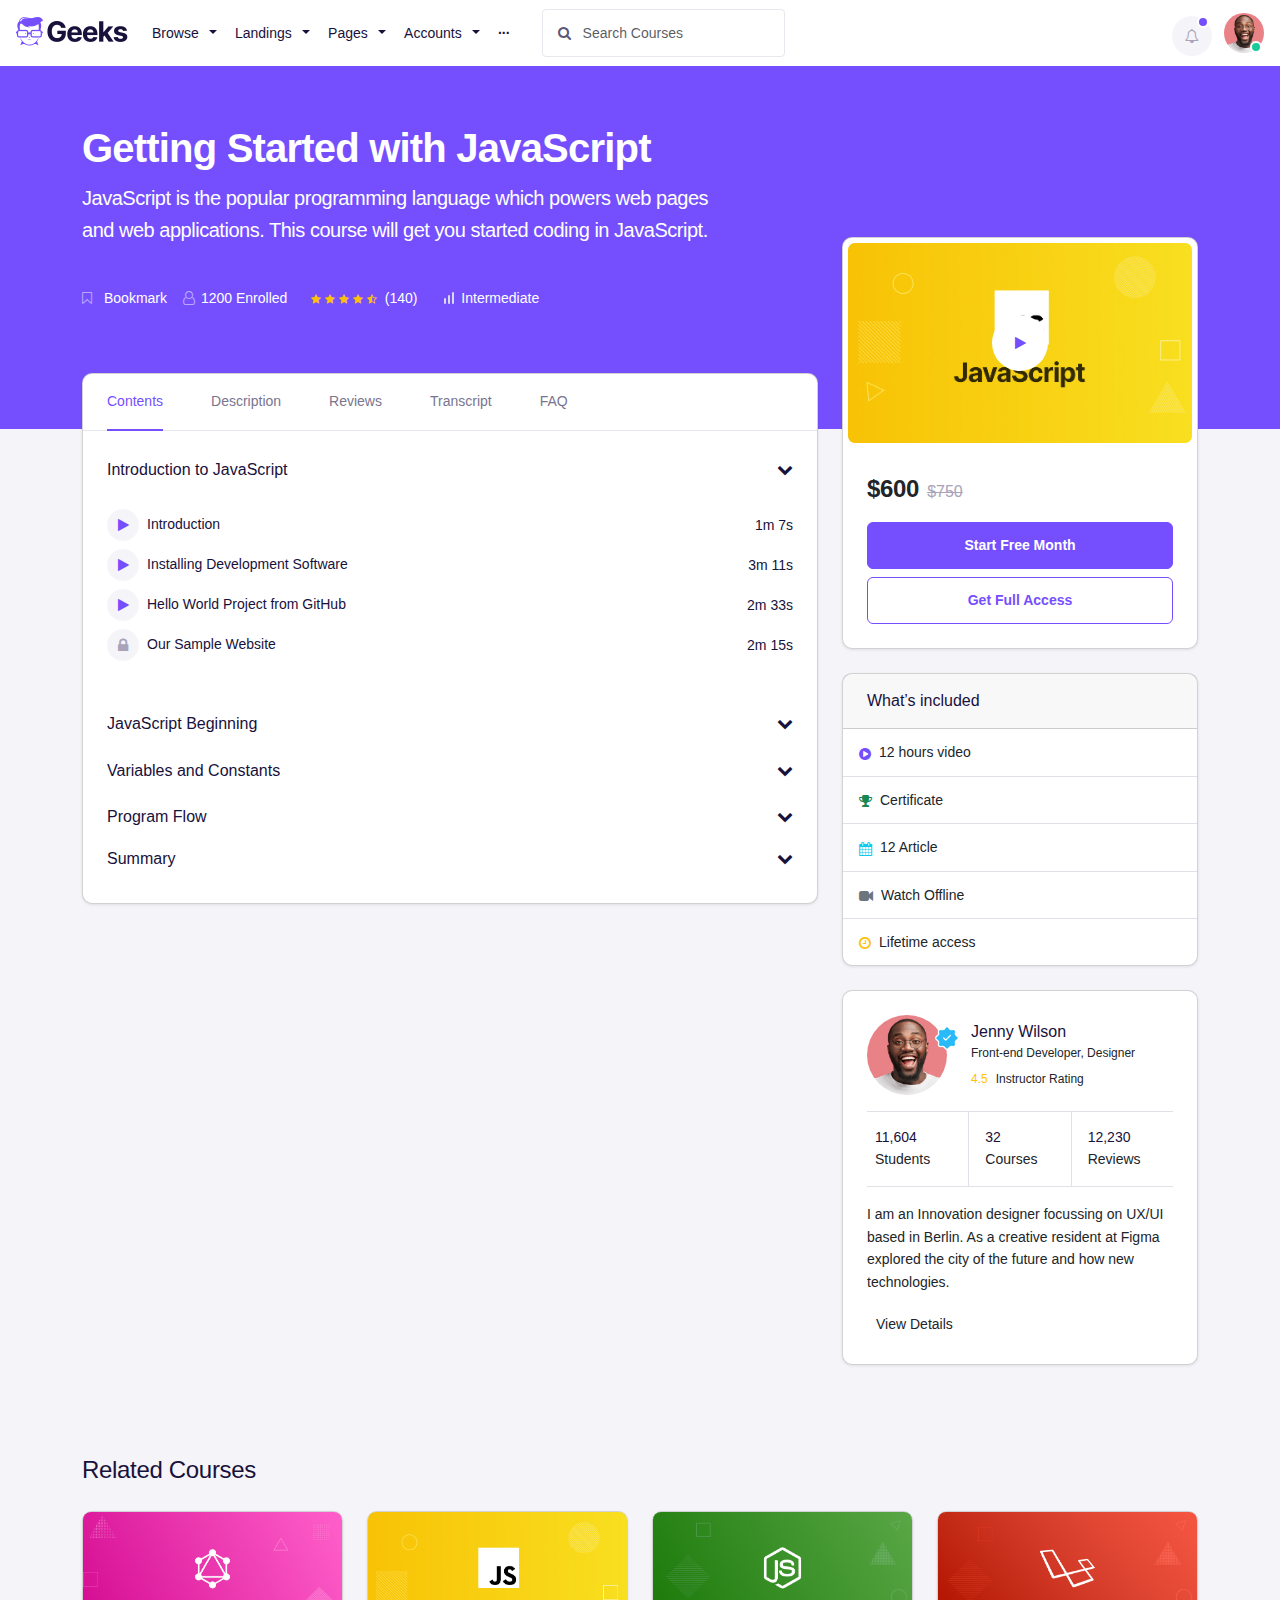
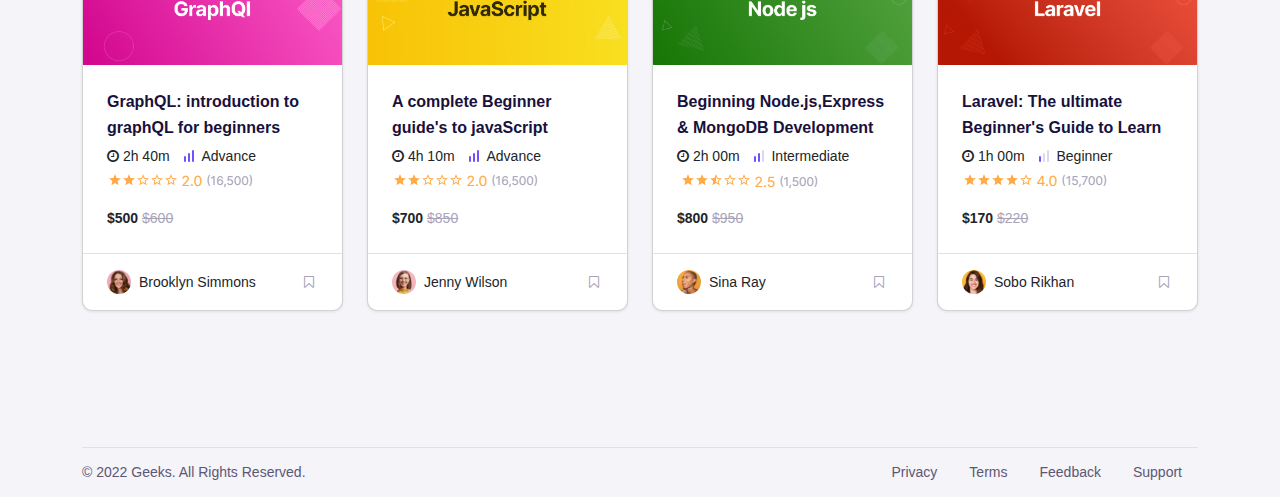
<file: courses.html>
<!DOCTYPE html>
<html lang="en">

<head>
  <meta charset="UTF-8">
  <meta http-equiv="X-UA-Compatible" content="IE=edge">
  <meta name="viewport" content="width=device-width, initial-scale=1.0">
  <title>Geeks React </title>
  <link rel="icon" type="image/x-icon" href="/Assets/Images/logo.PNG">
  <!--ICONS TOOLKIT  -->
  <link rel="stylesheet" href="https://cdnjs.cloudflare.com/ajax/libs/font-awesome/4.7.0/css/font-awesome.min.css">
  <!--Bootstrap Bundle-->
  <link href="https://cdn.jsdelivr.net/npm/bootstrap@5.0.2/dist/css/bootstrap.min.css" rel="stylesheet">


  <link rel="stylesheet" href="./Assets/css/style.css">
</head>

<body>
  <div id="root">
    <div class="App">
      <!-- NAV BAR STARTS HERE -->
      <nav class="bg-white navbar p-2 navbar-default py-2 navbar navbar-expand-lg navbar-light">
        <div class="px-0 ps-2 container-fluid">
          <a class="navbar-brand" href="#"><img src="/Assets/Images/geeks logo.png"></a>
          <div class="navbar-nav navbar-right-wrap ms-auto d-lg-none nav-top-wrap d-none">
            <div class="mt-2 me-0 dropdown nav-item">
              <!-- NOTIFICATIONS DROPDOWN -->
              <div class="dropdown">
                <span class="d-flex">
                  <a class="nav-link dropdown float-sm-right float-md-right float-lg-right float-xl-right" !important
                    href="#" id="notifydropdown" role="button" data-toggle="dropdown">
                    <div class='status-circle-notify'>
                    </div>
                    <span class="text-dark icon-notifications me-lg-1  btn btn-light btn-icon rounded-circle "
                      id="notify">
                      <i class="fa fa-bell-o">
                      </i>
                    </span>
                  </a>
                </span>
                <div class="dropdown-menu dropdown-menu-end" aria-labelledby="navbarDropdown">
                  <a class="dropdown-item" href="#">
                    <div class="d-flex justify-content-between">Notifications<i class="fa fa-gear"></i></div>
                  </a>
                  <hr class="dropdown-divider" role="separator">
                  <a class="py-2 px-3 dropdown-item" href="#">
                    <div class="d-flex align-items-center">
                      <div class="avatar avatar-md  "><img alt="avatar" src="/Assets/Images/p6.jpg"
                          class="avatar rounded-circle" width="40" height="40"></div>
                      <div class="ms-3 lh-1">
                        <h6 class="mb-0"><strong>Jenny Wilson</strong> </h6>
                        <p class="mb-0 fs-6 text-muted">Krisitn Watsan like your comment on <br>
                          course
                          Javascript Introduction!</p>
                      </div>
                    </div>
                  </a>
                  <hr class="dropdown-divider" role="separator">
                  <a class="py-2 px-3 dropdown-item" href="#">
                    <div class="d-flex align-items-center">
                      <div class="avatar avatar-md  "><img alt="avatar" src="/Assets/Images/p7.jpg"
                          class="avatar rounded-circle" width="40" height="40"></div>
                      <div class="ms-3 lh-1">
                        <h6 class="mb-0"><strong>Rina Ray</strong></h6>
                        <p class="mb-0 fs-6 text-muted">You earn new certificate for<br>
                          complete the
                          Javascript Beginner<br> course. </p>
                      </div>
                    </div>
                  </a>
                  <hr class="dropdown-divider" role="separator">
                  <a class="py-2 px-3 dropdown-item" href="#">
                    <div class="d-flex align-items-center">
                      <div class="avatar avatar-md  "><img alt="avatar" src="/Assets/Images/p7.jpg"
                          class="avatar rounded-circle" width="40" height="40"></div>
                      <div class="ms-3 lh-1">
                        <h6 class="mb-0"><strong>Rina Ray</strong></h6>
                        <p class="mb-0 fs-6 text-muted">You earn new certificate for<br>
                          complete the
                          Javascript Beginner<br> course. </p>
                      </div>
                    </div>
                  </a>
                  <hr class="dropdown-divider" role="separator">
                  <a class="dropdown-item" href="#">
                    <div class="d-flex justify-content-between fs-6">See all Notifications</div>
                  </a>
                </div>
              </div>

            </div>
            <div class="dropdown nav-item">
              <!-- PROFILE DROPDOWN -->
              <div class="dropdown">
                <a class="nav-link dropdown float-sm-right float-md-right float-lg-right float-xl-right" href="#"
                  id="navbarDropdown" role="button" data-toggle="dropdown">
                  <img src="./Assets/Images/p1.jpg" class="avatar rounded-circle" width="40" height="40" alt="">

                </a>
                <div class="dropdown-menu dropdown-menu-end" aria-labelledby="navbarDropdown">
                  <a class="py-2 px-3 dropdown-item" href="#">
                    <div class="d-flex align-items-center">
                      <div class="avatar avatar-md avatar-indicators2 avatar-online"><img alt="avatar"
                          src="/Assets/Images/p1.jpg" class="avatar rounded-circle" width="40" height="40"></div>
                      <div class="ms-3 lh-1">
                        <h6 class="mb-0">Annette Black</h6>
                        <p class="mb-0 fs-6 text-muted">annette@geeksui.com</p>
                      </div>
                    </div>
                  </a>
                  <hr class="dropdown-divider" role="separator">
                  <a class="dropdown-item" href="#"><i class="fa fa-user me-2"></i>Profile </a>
                  <a class="dropdown-item" href="#"><i class="fa fa-star me-2"></i>Subscription</a>
                  <a class="dropdown-item" href="#"><i class="fa fa-gear me-2"></i>Settings</a>
                  <hr class="dropdown-divider" role="separator">
                  <a class="dropdown-item" href="#"><i class="fa fa-power-off me-2"></i>Signout</a>
                </div>
              </div>
            </div>
          </div>
          <!--TOGGLE DROPDOWN ON SMALL SCREENS -->
          <div class="d-flex">
            <div class="d-lg-none d-md-block">
              <span class="d-flex">
                <div class="mt-2 me-0 dropdown nav-item">
                  <a id="dropdownNotification" aria-expanded="false" role="button"
                    class="text-dark icon-notifications me-lg-1  btn btn-white btn-icon rounded-circle indicator indicator-primary text-muted dt nav-link d-flex justify-content-center align-items-center"
                    tabindex="0" href="#">
                    <i class="fa fa-bell-o"></i>
                  </a>
                  <!-- NOTIFICATIONS DROPDOWN -->
                  <div class="dropdown-menu dropdown-menu-end" aria-labelledby="navbarDropdown">
                    <a class="dropdown-item" href="#">
                      <div class="d-flex justify-content-between">Notifications<i class="fa fa-gear"></i></div>
                    </a>
                    <hr class="dropdown-divider" role="separator">
                    <a class="py-2 px-3 dropdown-item" href="#">
                      <div class="d-flex align-items-center">
                        <div class="avatar avatar-md  "><img alt="avatar" src="/Assets/Images/p6.jpg"
                            class="avatar rounded-circle" width="40" height="40"></div>
                        <div class="ms-3 lh-1">
                          <h6 class="mb-0"><strong>Jenny Wilson</strong> </h6>
                          <p class="mb-0 fs-6 text-muted">Krisitn Watsan like your comment on
                            <br> course
                            Javascript Introduction!
                          </p>
                        </div>
                      </div>
                    </a>
                    <hr class="dropdown-divider" role="separator">
                    <a class="py-2 px-3 dropdown-item" href="#">
                      <div class="d-flex align-items-center">
                        <div class="avatar avatar-md  "><img alt="avatar" src="/Assets/Images/p7.jpg"
                            class="avatar rounded-circle" width="40" height="40"></div>
                        <div class="ms-3 lh-1">
                          <h6 class="mb-0"><strong>Rina Ray</strong></h6>
                          <p class="mb-0 fs-6 text-muted">You earn new certificate for<br>
                            complete the
                            Javascript Beginner<br> course. </p>
                        </div>
                      </div>
                    </a>
                    <hr class="dropdown-divider" role="separator">
                    <a class="py-2 px-3 dropdown-item" href="#">
                      <div class="d-flex align-items-center">
                        <div class="avatar avatar-md  "><img alt="avatar" src="/Assets/Images/p7.jpg"
                            class="avatar rounded-circle" width="40" height="40"></div>
                        <div class="ms-3 lh-1">
                          <h6 class="mb-0"><strong>Rina Ray</strong></h6>
                          <p class="mb-0 fs-6 text-muted">You earn new certificate for<br>
                            complete the
                            Javascript Beginner<br> course. </p>
                        </div>
                      </div>
                    </a>
                    <hr class="dropdown-divider" role="separator">
                    <a class="dropdown-item" href="#">
                      <div class="d-flex justify-content-between fs-6">See all Notifications</div>
                    </a>
                  </div>
                </div>
                <div class="dropdown nav-item">
                  <a id="dropdownUser" aria-expanded="false" role="button"
                    class="rounded-circle border-bottom-0 dt nav-link" tabindex="0" href="#">
                    <div class="avatar avatar-md avatar-indicators avatar-indicators">
                      <img alt="avatar" src="/Assets/Images/p1.jpg" class="rounded-circle" width="40" height="40">
                    </div>
                  </a>
                  <div class="dropdown-menu dropdown-menu-end" aria-labelledby="navbarDropdown">
                    <a class="py-2 px-3 dropdown-item" href="#">
                      <div class="d-flex align-items-center">
                        <div class="avatar avatar-md avatar-indicators2 avatar-online"><img alt="avatar"
                            src="/Assets/Images/p1.jpg" class="avatar rounded-circle" width="40" height="40"></div>
                        <div class="ms-3 lh-1">
                          <h6 class="mb-0">Annette Black</h6>
                          <p class="mb-0 fs-6 text-muted">annette@geeksui.com</p>
                        </div>
                      </div>
                    </a>
                    <hr class="dropdown-divider" role="separator">
                    <a class="dropdown-item" href="#"><i class="fa fa-user me-2"></i>Profile </a>
                    <a class="dropdown-item" href="#"><i class="fa fa-star me-2"></i>Subscription</a>
                    <a class="dropdown-item" href="#"><i class="fa fa-gear me-2"></i>Settings</a>
                    <hr class="dropdown-divider" role="separator">
                    <a class="dropdown-item" href="#"><i class="fa fa-power-off me-2"></i>Signout</a>
                  </div>
                </div>
              </span>
            </div>
            <button aria-controls="basic-navbar-nav" type="button" aria-label="toggle navigation"
              class="navbar-toggler collapsed" data-bs-target="#bas-navbar-nav" data-bs-toggle="collapse"
              aria-controls="basic-navbar-nav" aria-expanded="false">

              <span class="navbar-toggler-icon mt-0"></span>
            </button>
          </div>
          <div class="navbar-collapse collapse" id="bas-navbar-nav">
            <div class="navbar-nav">
              <!--Browse class-->
              <div class="nav-item dropdown">
                <a class="nav-link dropdown-toggle" href="#" id="navbarDropdown" role="button" data-bs-toggle="dropdown"
                  aria-expanded="false">
                  Browse
                </a>
                <div class="dropdown-menu" aria-labelledby="navbarDropdown">
                  <a class="dropdown-item btn disabled" href="#">Browse</a>
                  <a class="dropdown-item" href="#">Design</a>
                  <a class="dropdown-item" href="#">Mobile App</a>
                  <a class="dropdown-item" href="#">IT Software</a>
                  <a class="dropdown-item" href="#">Marketing</a>
                  <a class="dropdown-item" href="#">Music</a>
                  <a class="dropdown-item" href="#">Life Style</a>
                  <a class="dropdown-item" href="#">Buisness</a>
                  <a class="dropdown-item" href="#">Photography</a>
                </div>
              </div>
              <!--Landings class-->
              <div class="nav-item dropdown">
                <a class="nav-link dropdown-toggle" href="#" id="navbarDropdown" role="button" data-toggle="dropdown">
                  Landings
                </a>
                <div class="dropdown-menu" aria-labelledby="navbarDropdown">
                  <a class="dropdown-item btn disabled" href="#">Landings</a>
                  <a class="dropdown-item" href="#">Courses</a>
                  <a class="dropdown-item" href="#">Lead Courses</a>
                  <a class="dropdown-item" href="#">Request Access</a>
                  <a class="dropdown-item" href="#">Saas</a>
                </div>
              </div>
              <!--Pages class-->
              <div class="nav-item dropdown">
                <a class="nav-link dropdown-toggle" href="#" id="navbarDropdown" role="button" data-toggle="dropdown">
                  Pages
                </a>
                <div class="dropdown-menu" aria-labelledby="navbarDropdown">
                  <a class="dropdown-item btn disabled" href="#">Pages</a>
                  <a class="dropdown-item" href="#">Courses</a>
                  <a class="dropdown-item" href="#">Paths</a>
                  <a class="dropdown-item" href="#">Blog</a>
                  <a class="dropdown-item" href="#">Career</a>
                  <a class="dropdown-item" href="#">Speciality</a>
                  <hr>
                  <a class="dropdown-item" href="#">About</a>
                  <a class="dropdown-item" href="#">Help Center <span class="badge bg-primary">New
                    </span>
                  </a>
                  <a class="dropdown-item" href="#">Pricing</a>
                  <a class="dropdown-item" href="#">Compare Plan</a>
                  <a class="dropdown-item" href="#">Contact</a>
                </div>
              </div>
              <!--Accounts class-->
              <div class="nav-item dropdown">
                <a class="nav-link dropdown-toggle" href="#" id="navbarDropdown" role="button" data-toggle="dropdown">
                  Accounts
                </a>
                <div class="dropdown-menu" aria-labelledby="navbarDropdown">
                  <a class="dropdown-item btn disabled" href="#">Accounts</a>
                  <a class="dropdown-item" href="#">Instructor</a>
                  <a class="dropdown-item" href="#">Students</a>
                  <a class="dropdown-item" href="#">Admin</a>
                  <hr>
                  <a class="dropdown-item" href="#">Sign In</a>
                  <a class="dropdown-item" href="#">Sign Up</a>
                  <a class="dropdown-item" href="#">Forgot Password</a>
                  <a class="dropdown-item" href="#">Edit Profile</a>
                  <a class="dropdown-item" href="#">Security</a>
                  <a class="dropdown-item" href="#">Social Profiles</a>
                  <a class="dropdown-item" href="#">Notifications</a>
                  <a class="dropdown-item" href="#">Privacy Settings</a>
                  <a class="dropdown-item" href="#">Delete Profile</a>
                  <a class="dropdown-item" href="#">Linked Accounts</a>
                </div>
              </div>
              <!--Dots Dropdown-->
              <div class="nav-item dropdown">
                <a class=" nav-link dropdown lh-1" href="#" id="navbarDropdown" data-toggle="dropdown">
                  <b>...</b>
                </a>
                <div class="dropdown-menu">
                  <a class="py-2 px-3 dropdown-item" href="#">
                    <div class="d-flex align-items-center">
                      <i class="fa fa-file-text-o fs-5 text-primary"></i>
                      <div class="ms-3 lh-3">
                        <h6 class="mb-0">Documentations</h6>
                        <p class="mb-0 fs-6">Browse all the Documentations</p>
                      </div>
                    </div>
                  </a>
                  <a class="py-2 px-3 dropdown-item" href="#">
                    <div class="d-flex align-items-center">
                      <i class="fa fa-file-archive-o fs-5 text-primary"></i>
                      <div class="ms-3 lh-3">
                        <h6 class="mb-0">Changelog v1.4.0</h6>
                        <p class="mb-0 fs-6">See Whats's new</p>
                      </div>
                    </div>
                  </a>
                </div>
              </div>
            </div>
            <div class="d-flex justify-content-between w-100">
              <!-- Search Form -->
              <form class="mt-3 mt-lg-0 ms-lg-4 d-flex align-items-center">
                <input placeholder="Search Courses" type="Search" id="formSearch" class=" form-control">
                <span class="position-absolute search icon ps-3">
                  <i class="fa fa-search"></i>
                </span>
              </form>
              <div class="d-none d-lg-block d-sm-none">
                <span class="d-flex">
                  <div class="mt-2 me-0 dropdown nav-item">
                    <a id="dropdownNotification" aria-expanded="false" role="button"
                      class="text-dark icon-notifications me-lg-1  btn btn-white btn-icon rounded-circle indicator indicator-primary text-muted dt nav-link d-flex justify-content-center align-items-center"
                      tabindex="0" href="#">
                      <i class="fa fa-bell-o"></i>
                    </a>
                    </a>
                    <!-- NOTIFICATIONS Menu -->
                    <div class="dropdown-menu dropdown-menu-end" aria-labelledby="navbarDropdown">
                      <a class="dropdown-item" href="#">
                        <div class="d-flex justify-content-between">Notifications<i class="fa fa-gear"></i></div>
                      </a>
                      <hr class="dropdown-divider" role="separator">
                      <a class="py-2 px-3 dropdown-item" href="#">
                        <div class="d-flex align-items-center">
                          <div class="avatar avatar-md  "><img alt="avatar" src="/Assets/Images/p6.jpg"
                              class="avatar rounded-circle" width="40" height="40"></div>
                          <div class="ms-3 lh-1">
                            <h6 class="mb-0"><strong>Jenny Wilson</strong> </h6>
                            <p class="mb-0 fs-6 text-muted">Krisitn Watsan like your comment
                              on
                              <br> course
                              Javascript Introduction!
                            </p>
                          </div>
                        </div>
                      </a>
                      <hr class="dropdown-divider" role="separator">
                      <a class="py-2 px-3 dropdown-item" href="#">
                        <div class="d-flex align-items-center">
                          <div class="avatar avatar-md  "><img alt="avatar" src="/Assets/Images/p7.jpg"
                              class="avatar rounded-circle" width="40" height="40"></div>
                          <div class="ms-3 lh-1">
                            <h6 class="mb-0"><strong>Rina Ray</strong></h6>
                            <p class="mb-0 fs-6 text-muted">You earn new certificate for<br>
                              complete the
                              Javascript Beginner<br> course. </p>
                          </div>
                        </div>
                      </a>
                      <hr class="dropdown-divider" role="separator">
                      <a class="py-2 px-3 dropdown-item" href="#">
                        <div class="d-flex align-items-center">
                          <div class="avatar avatar-md  "><img alt="avatar" src="/Assets/Images/p7.jpg"
                              class="avatar rounded-circle" width="40" height="40"></div>
                          <div class="ms-3 lh-1">
                            <h6 class="mb-0"><strong>Rina Ray</strong></h6>
                            <p class="mb-0 fs-6 text-muted">You earn new certificate for<br>
                              complete the
                              Javascript Beginner<br> course. </p>
                          </div>
                        </div>
                      </a>
                      <hr class="dropdown-divider" role="separator">
                      <a class="dropdown-item" href="#">
                        <div class="d-flex justify-content-between fs-6">See all Notifications
                        </div>
                      </a>
                    </div>
                  </div>
                  <!-- Profile Menu -->
                  <div class="dropdown nav-item">
                    <a id="dropdownUser" aria-expanded="false" role="button"
                      class="rounded-circle border-bottom-0 dt nav-link" tabindex="0" href="#">
                      <div class="avatar avatar-md avatar-indicators avatar-indicators">
                        <img alt="avatar" src="/Assets/Images/p1.jpg" class="rounded-circle" width="40" height="40">
                      </div>
                    </a>

                    <div class="dropdown-menu dropdown-menu-end" aria-labelledby="navbarDropdown">
                      <a class="py-2 px-3 dropdown-item" href="#">
                        <div class="d-flex align-items-center">
                          <div class="avatar avatar-md avatar-indicators2 avatar-online"><img alt="avatar"
                              src="/Assets/Images/p1.jpg" class="avatar rounded-circle" width="40" height="40"></div>
                          <div class="ms-3 lh-1">
                            <h6 class="mb-0">Annette Black</h6>
                            <p class="mb-0 fs-6 text-muted">annette@geeksui.com</p>
                          </div>
                        </div>
                      </a>
                      <hr class="dropdown-divider" role="separator">
                      <a class="dropdown-item" href="#"><i class="fa fa-user me-2"></i>Profile
                      </a>
                      <a class="dropdown-item" href="#"><i class="fa fa-star me-2"></i>Subscription</a>
                      <a class="dropdown-item" href="#"><i class="fa fa-gear me-2"></i>Settings</a>
                      <hr class="dropdown-divider" role="separator">
                      <a class="dropdown-item" href="#"><i class="fa fa-power-off me-2"></i>Signout</a>
                    </div>
                  </div>
                </span>
              </div>
            </div>
          </div>


        </div>
      </nav>


      <!--HEADER STARTS-->

      <div class="pt-lg-8 pb-lg-16 pt-8 pb-12 bg-primary">
        <div class="container">
          <div class="align-items-center row">
            <div class="col-xl-7 col-lg-7 col-md-12 col-sm-12">
              <div>
                <h1 class="text-white display-6 fw-semi-bold">Getting Started with JavaScript</h1>
                <p class="text-white textjs lead">JavaScript is the popular programming language which
                  powers web pages and web applications. This course will get you started coding in
                  JavaScript.</p>
                <div class="d-flex align-items-center">
                  <a class="bookmark text-white text-decoration-none" href="#">
                    <i class="fa fa-bookmark-o text-white-50 me-2">
                    </i>Bookmark
                  </a>
                  <span class="text-white ms-3"><i class="fa fa-user-o text-white-50"></i> 1200 Enrolled
                  </span>
                  <span class="ms-4">
                    <span class="text-warning">
                      <span class="fa fa-star "></span>
                      <span class="fa fa-star"></span>
                      <span class="fa fa-star"></span>
                      <span class="fa fa-star"></span>
                      <span class="fa fa-star-half-full"></span>
                      <span class="text-white ms-1">(140)</span>
                    </span>
                  </span>
                  <span class="text-white ms-4 d-none d-md-block"><svg width="16" height="16" viewBox="0 0 16 16"
                      fill="none" xmlns="http://www.w3.org/2000/svg">
                      <rect x="3" y="8" width="2" height="6" rx="1" fill="#DBD8E9"></rect>
                      <rect x="7" y="5" width="2" height="9" rx="1" fill="#DBD8E9"></rect>
                      <rect x="11" y="2" width="2" height="12" rx="1" fill="#DBD8E9"></rect>
                    </svg> <span class="align-middle">Intermediate</span></span>
                </div>
              </div>
            </div>
          </div>
        </div>
      </div>
      <!--CONTAINER FOR TABLIST-->
      <div class="pb-10">
        <div class="container">
          <div class="row">
            <div class="mt-n8 mb-4 mb-lg-0 col-lg-8 col-md-12 col-sm-12">
              <div class="card">
                <ul class="nav-lb-tab nav" id="myTab" role="tablist">
                  <li class="nav-item" role="presentation">
                    <button class="nav-link active" id="contents-tab" data-bs-toggle="tab" data-bs-target="#contents"
                      type="button" role="tab" aria-controls="contents" aria-selected="true">Contents</button>
                  </li>
                  <li class="nav-item" role="presentation">
                    <button class="nav-link" id="description-tab" data-bs-toggle="tab" data-bs-target="#description"
                      type="button" role="tab" aria-controls="description" aria-selected="false">Description</button>
                  </li>
                  <li class="nav-item" role="presentation">
                    <button class="nav-link" id="reviews-tab" data-bs-toggle="tab" data-bs-target="#reviews"
                      type="button" role="tab" aria-controls="reviews" aria-selected="false">Reviews</button>
                  </li>
                  <li class="nav-item" role="presentation">
                    <button class="nav-link" id="transcript-tab" data-bs-toggle="tab" data-bs-target="#transcript"
                      type="button" role="tab" aria-controls="transcript" aria-selected="false">Transcript</button>
                  </li>
                  <li class="nav-item" role="presentation">
                    <button class="nav-link" id="faq-tab" data-bs-toggle="tab" data-bs-target="#faq" type="button"
                      role="tab" aria-controls="faq" aria-selected="false">FAQ</button>
                  </li>
                </ul>

                <div class="p-0 card-body">
                  <div class="tab-content" id="myTabContent">
                    <!-- Contents Tabpanel Menu -->
                    <div role="tabpanel" id="contents" aria-labelledby="contents-tab"
                      class="pb-4 pt-3 px-4 tab-pane fade show active">
                      <!-- Accordian Starts here -->
                      <div class="accordion" id="accordianExample">
                        <!-- Introduction to Javascript -->
                        <div class="px-0 accordian-item list-group-item">
                          <a aria-expanded="true"
                            class="d-flex align-items-center text-inherit text-decoration-none heading3 mb-0"
                            data-bs-toggle="collapse" data-bs-target="#collapseOne" aria-expanded="true"
                            aria-controls="collapseOne" href="#">
                            <div class="me-auto">Introduction to JavaScript</div><span class="chevron-arrow ms-4"><i
                                class="fa fa-chevron-down fs-6"></i></span>
                          </a>
                          <div id="collapseOne" class="accordion-collapse collapse show" aria-labelledby="headingOne"
                            data-bs-parent="#accordionExample">
                            <div class="py-4  ">
                              <li class="px-0 py-1 border-0 list-group-item"><a
                                  class="d-flex justify-content-between align-items-center text-inherit text-decoration-none"
                                  href="#">
                                  <div class="text-truncate "><span
                                      class="icon-shape bg-light text-primary icon-sm rounded-circle me-2 fa fa-play align-items-center"></span><span
                                      class="acc-text">Introduction</span></div>
                                  <div class="text-truncate"><span class="acc-text">1m 7s</span></div>
                                </a></li>
                              <li class="px-0 py-1 border-0 list-group-item"><a
                                  class="d-flex justify-content-between align-items-center text-inherit text-decoration-none"
                                  href="#">
                                  <div class="text-truncate "><span
                                      class="icon-shape bg-light text-primary icon-sm rounded-circle me-2"><span
                                        class="fa fa-play"></span> </span><span class="acc-text">Installing Development
                                      Software</span>
                                  </div>
                                  <div class="text-truncate"><span class="acc-text">3m 11s</span></div>
                                </a></li>
                              <li class="px-0 py-1 border-0 list-group-item"><a
                                  class="d-flex justify-content-between align-items-center text-inherit text-decoration-none"
                                  href="#">
                                  <div class="text-truncate "><span
                                      class="icon-shape bg-light text-primary icon-sm rounded-circle me-2 fa fa-play">
                                    </span><span class="acc-text">Hello World Project from GitHub</span>
                                  </div>
                                  <div class="text-truncate"><span class="acc-text">2m 33s</span></div>
                                </a></li>
                              <li tabindex="-1" aria-disabled="true"
                                class="px-0 py-1 border-0 list-group-item disabled"><a
                                  class="d-flex justify-content-between align-items-center text-inherit text-decoration-none"
                                  href="#">
                                  <div class="text-truncate "><span
                                      class="icon-shape bg-light text-muted icon-sm rounded-circle me-2"><i
                                        class="fa fa-lock fs-6"></i> </span><span class="acc-text">Our Sample
                                      Website</span></div>
                                  <div class="text-truncate"><span class="acc-text">2m 15s</span></div>
                                </a></li>
                            </div>
                          </div>
                        </div>
                        <!-- Javascript Beginning -->
                        <div class="px-0 accordian-item list-group-item">
                          <a aria-expanded="false"
                            class="d-flex align-items-center text-inherit text-decoration-none heading3 mb-0 collapsed"
                            data-bs-toggle="collapse" data-bs-target="#collapseTwo" aria-expanded="true"
                            aria-controls="collapseTwo" href="#">
                            <div class="me-auto">JavaScript Beginning</div><span class="chevron-arrow ms-4"><i
                                class="fa fa-chevron-down fs-6"></i></span>
                          </a>
                          <div id="collapseTwo" class="accordion-collapse collapse" aria-labelledby="headingTwo"
                            data-bs-parent="#accordionExample">
                            <div class="py-4  ">
                              <li tabindex="-1" aria-disabled="true"
                                class="px-0 py-1 border-0 list-group-item disabled"><a
                                  class="d-flex justify-content-between align-items-center text-inherit text-decoration-none"
                                  href="#">
                                  <div class="text-truncate "><span
                                      class="icon-shape bg-light text-muted icon-sm rounded-circle me-2"><i
                                        class="fa fa-lock fs-6"></i> </span><span class="acc-text">Introduction</span>
                                  </div>
                                  <div class="text-truncate"><span class="acc-text">1m 41s</span></div>
                                </a></li>
                              <li tabindex="-1" aria-disabled="true"
                                class="px-0 py-1 border-0 list-group-item disabled"><a
                                  class="d-flex justify-content-between align-items-center text-inherit text-decoration-none"
                                  href="#">
                                  <div class="text-truncate "><span
                                      class="icon-shape bg-light text-muted icon-sm rounded-circle me-2"><i
                                        class="fa fa-lock fs-6"></i> </span><span class="acc-text">Working with
                                      JavaScript
                                      Files</span></div>
                                  <div class="text-truncate"><span class="acc-text">6m 18s</span></div>
                                </a></li>
                              <li tabindex="-1" aria-disabled="true"
                                class="px-0 py-1 border-0 list-group-item disabled"><a
                                  class="d-flex justify-content-between align-items-center text-inherit text-decoration-none"
                                  href="#">
                                  <div class="text-truncate "><span
                                      class="icon-shape bg-light text-muted icon-sm rounded-circle me-2"><i
                                        class="fa fa-lock fs-6"></i> </span><span class="acc-text">Formatting
                                      Code</span>
                                  </div>
                                  <div class="text-truncate"><span class="acc-text">2m 18s</span></div>
                                </a></li>
                              <li tabindex="-1" aria-disabled="true"
                                class="px-0 py-1 border-0 list-group-item disabled"><a
                                  class="d-flex justify-content-between align-items-center text-inherit text-decoration-none"
                                  href="#">
                                  <div class="text-truncate "><span
                                      class="icon-shape bg-light text-muted icon-sm rounded-circle me-2"><i
                                        class="fa fa-lock fs-6"></i> </span><span class="acc-text">Detecting and
                                      Fixing
                                      Errors</span></div>
                                  <div class="text-truncate"><span class="acc-text">3m 14s</span></div>
                                </a></li>
                              <li tabindex="-1" aria-disabled="true"
                                class="px-0 py-1 border-0 list-group-item disabled"><a
                                  class="d-flex justify-content-between align-items-center text-inherit text-decoration-none"
                                  href="#">
                                  <div class="text-truncate "><span
                                      class="icon-shape bg-light text-muted icon-sm rounded-circle me-2"><i
                                        class="fa fa-lock fs-6"></i> </span><span class="acc-text">Case
                                      Sensitivity</span>
                                  </div>
                                  <div class="text-truncate"><span class="acc-text">1m 48s</span></div>
                                </a></li>
                              <li tabindex="-1" aria-disabled="true"
                                class="px-0 py-1 border-0 list-group-item disabled"><a
                                  class="d-flex justify-content-between align-items-center text-inherit text-decoration-none"
                                  href="#">
                                  <div class="text-truncate "><span
                                      class="icon-shape bg-light text-muted icon-sm rounded-circle me-2"><i
                                        class="fa fa-lock fs-6"></i> </span><span class="acc-text">Commenting
                                      Code</span>
                                  </div>
                                  <div class="text-truncate"><span class="acc-text">2m 24s</span></div>
                                </a></li>
                              <li tabindex="-1" aria-disabled="true"
                                class="px-0 py-1 border-0 list-group-item disabled"><a
                                  class="d-flex justify-content-between align-items-center text-inherit text-decoration-none"
                                  href="#">
                                  <div class="text-truncate "><span
                                      class="icon-shape bg-light text-muted icon-sm rounded-circle me-2"><i
                                        class="fa fa-lock fs-6"></i> </span><span class="acc-text">Summary</span>
                                  </div>
                                  <div class="text-truncate"><span class="acc-text">2m 14s</span></div>
                                </a></li>
                            </div>
                          </div>
                        </div>
                        <!-- Variables and Constants -->
                        <div class="px-0 accordian-item list-group-item">
                          <a aria-expanded="false"
                            class="d-flex align-items-center text-inherit text-decoration-none heading3 mb-0 collapsed"
                            data-bs-toggle="collapse" data-bs-target="#collapseThree" aria-expanded="true"
                            aria-controls="collapseThree" href="#">
                            <div class="me-auto">Variables and Constants</div><span class="chevron-arrow ms-4"><i
                                class="fa fa-chevron-down fs-6"></i></span>
                          </a>
                          <div id="collapseThree" class="accordion-collapse collapse" aria-labelledby="headingThree"
                            data-bs-parent="#accordionExample">
                            <div class="py-4  ">
                              <li tabindex="-1" aria-disabled="true"
                                class="px-0 py-1 border-0 list-group-item disabled"><a
                                  class="d-flex justify-content-between align-items-center text-inherit text-decoration-none"
                                  href="#">
                                  <div class="text-truncate "><span
                                      class="icon-shape bg-light text-muted icon-sm rounded-circle me-2"><i
                                        class="fa fa-lock fs-6"></i> </span><span class="acc-text">Introduction</span>
                                  </div>
                                  <div class="text-truncate"><span class="acc-text">1m 41s</span></div>
                                </a></li>
                              <li tabindex="-1" aria-disabled="true"
                                class="px-0 py-1 border-0 list-group-item disabled"><a
                                  class="d-flex justify-content-between align-items-center text-inherit text-decoration-none"
                                  href="#">
                                  <div class="text-truncate "><span
                                      class="icon-shape bg-light text-muted icon-sm rounded-circle me-2"><i
                                        class="fa fa-lock fs-6"></i> </span><span class="acc-text">Working with
                                      JavaScript
                                      Files</span></div>
                                  <div class="text-truncate"><span class="acc-text">6m 18s</span></div>
                                </a></li>
                              <li tabindex="-1" aria-disabled="true"
                                class="px-0 py-1 border-0 list-group-item disabled"><a
                                  class="d-flex justify-content-between align-items-center text-inherit text-decoration-none"
                                  href="#">
                                  <div class="text-truncate "><span
                                      class="icon-shape bg-light text-muted icon-sm rounded-circle me-2"><i
                                        class="fa fa-lock fs-6"></i> </span><span class="acc-text">Formatting
                                      Code</span>
                                  </div>
                                  <div class="text-truncate"><span class="acc-text">2m 18s</span></div>
                                </a></li>
                              <li tabindex="-1" aria-disabled="true"
                                class="px-0 py-1 border-0 list-group-item disabled"><a
                                  class="d-flex justify-content-between align-items-center text-inherit text-decoration-none"
                                  href="#">
                                  <div class="text-truncate "><span
                                      class="icon-shape bg-light text-muted icon-sm rounded-circle me-2"><i
                                        class="fa fa-lock fs-6"></i> </span><span class="acc-text">Detecting and
                                      Fixing
                                      Errors</span></div>
                                  <div class="text-truncate"><span class="acc-text">3m 14s</span></div>
                                </a></li>
                              <li tabindex="-1" aria-disabled="true"
                                class="px-0 py-1 border-0 list-group-item disabled"><a
                                  class="d-flex justify-content-between align-items-center text-inherit text-decoration-none"
                                  href="#">
                                  <div class="text-truncate "><span
                                      class="icon-shape bg-light text-muted icon-sm rounded-circle me-2"><i
                                        class="fa fa-lock fs-6"></i> </span><span class="acc-text">Case
                                      Sensitivity</span>
                                  </div>
                                  <div class="text-truncate"><span class="acc-text">1m 48s</span></div>
                                </a></li>
                              <li tabindex="-1" aria-disabled="true"
                                class="px-0 py-1 border-0 list-group-item disabled"><a
                                  class="d-flex justify-content-between align-items-center text-inherit text-decoration-none"
                                  href="#">
                                  <div class="text-truncate "><span
                                      class="icon-shape bg-light text-muted icon-sm rounded-circle me-2"><i
                                        class="fa fa-lock fs-6"></i> </span><span class="acc-text">Commenting
                                      Code</span>
                                  </div>
                                  <div class="text-truncate"><span class="acc-text">2m 24s</span></div>
                                </a></li>
                              <li tabindex="-1" aria-disabled="true"
                                class="px-0 py-1 border-0 list-group-item disabled"><a
                                  class="d-flex justify-content-between align-items-center text-inherit text-decoration-none"
                                  href="#">
                                  <div class="text-truncate "><span
                                      class="icon-shape bg-light text-muted icon-sm rounded-circle me-2"><i
                                        class="fa fa-lock fs-6"></i> </span><span class="acc-text">Summary</span>
                                  </div>
                                  <div class="text-truncate"><span class="acc-text">2m 14s</span></div>
                                </a></li>
                            </div>
                          </div>
                        </div>
                        <!-- Program Flow -->
                        <div class="px-0 accordian-item list-group-item">
                          <a aria-expanded="false"
                            class="d-flex align-items-center text-inherit text-decoration-none heading3 mb-0 collapsed"
                            data-bs-toggle="collapse" data-bs-target="#collapseFour" aria-expanded="true"
                            aria-controls="collapseFour" href="#">
                            <div class="me-auto">Program Flow</div><span class="chevron-arrow ms-4"><i
                                class="fa fa-chevron-down fs-6"></i></span>
                          </a>
                          <div id="collapseFour" class="accordion-collapse collapse" aria-labelledby="headingFour"
                            data-bs-parent="#accordionExample">
                            <div class="py-4  ">
                              <li tabindex="-1" aria-disabled="true"
                                class="px-0 py-1 border-0 list-group-item disabled"><a
                                  class="d-flex justify-content-between align-items-center text-inherit text-decoration-none"
                                  href="#">
                                  <div class="text-truncate "><span
                                      class="icon-shape bg-light text-muted icon-sm rounded-circle me-2"><i
                                        class="fa fa-lock fs-6"></i> </span><span class="acc-text">Introduction</span>
                                  </div>
                                  <div class="text-truncate"><span class="acc-text">1m 41s</span></div>
                                </a></li>

                              <li tabindex="-1" aria-disabled="true"
                                class="px-0 py-1 border-0 list-group-item disabled"><a
                                  class="d-flex justify-content-between align-items-center text-inherit text-decoration-none"
                                  href="#">
                                  <div class="text-truncate "><span
                                      class="icon-shape bg-light text-muted icon-sm rounded-circle me-2"><i
                                        class="fa fa-lock fs-6"></i> </span><span class="acc-text">Working with
                                      JavaScript
                                      Files</span></div>
                                  <div class="text-truncate"><span class="acc-text">6m 18s</span></div>
                                </a></li>
                              <li tabindex="-1" aria-disabled="true"
                                class="px-0 py-1 border-0 list-group-item disabled"><a
                                  class="d-flex justify-content-between align-items-center text-inherit text-decoration-none"
                                  href="#">
                                  <div class="text-truncate "><span
                                      class="icon-shape bg-light text-muted icon-sm rounded-circle me-2"><i
                                        class="fa fa-lock fs-6"></i> </span><span class="acc-text">Formatting
                                      Code</span>
                                  </div>
                                  <div class="text-truncate"><span class="acc-text">2m 18s</span></div>
                                </a></li>
                              <li tabindex="-1" aria-disabled="true"
                                class="px-0 py-1 border-0 list-group-item disabled"><a
                                  class="d-flex justify-content-between align-items-center text-inherit text-decoration-none"
                                  href="#">
                                  <div class="text-truncate "><span
                                      class="icon-shape bg-light text-muted icon-sm rounded-circle me-2"><i
                                        class="fa fa-lock fs-6"></i> </span><span class="acc-text">Detecting and
                                      Fixing
                                      Errors</span></div>
                                  <div class="text-truncate"><span class="acc-text">3m 14s</span></div>
                                </a></li>
                              <li tabindex="-1" aria-disabled="true"
                                class="px-0 py-1 border-0 list-group-item disabled"><a
                                  class="d-flex justify-content-between align-items-center text-inherit text-decoration-none"
                                  href="#">
                                  <div class="text-truncate "><span
                                      class="icon-shape bg-light text-muted icon-sm rounded-circle me-2"><i
                                        class="fa fa-lock fs-6"></i> </span><span class="acc-text">Case
                                      Sensitivity</span>
                                  </div>
                                  <div class="text-truncate"><span class="acc-text">1m 48s</span></div>
                                </a></li>
                              <li tabindex="-1" aria-disabled="true"
                                class="px-0 py-1 border-0 list-group-item disabled"><a
                                  class="d-flex justify-content-between align-items-center text-inherit text-decoration-none"
                                  href="#">
                                  <div class="text-truncate "><span
                                      class="icon-shape bg-light text-muted icon-sm rounded-circle me-2"><i
                                        class="fa fa-lock fs-6"></i> </span><span class="acc-text">Commenting
                                      Code</span>
                                  </div>
                                  <div class="text-truncate"><span class="acc-text">2m 24s</span></div>
                                </a></li>
                              <li tabindex="-1" aria-disabled="true"
                                class="px-0 py-1 border-0 list-group-item disabled"><a
                                  class="d-flex justify-content-between align-items-center text-inherit text-decoration-none"
                                  href="#">
                                  <div class="text-truncate "><span
                                      class="icon-shape bg-light text-muted icon-sm rounded-circle me-2"><i
                                        class="fa fa-lock fs-6"></i> </span><span class="acc-text">Summary</span>
                                  </div>
                                  <div class="text-truncate"><span class="acc-text">2m 14s</span></div>
                                </a></li>
                            </div>
                          </div>
                        </div>
                        <!-- Summary -->
                        <div class="px-0 py-2 accordian-item ">
                          <a aria-expanded="false"
                            class="d-flex align-items-center text-inherit text-decoration-none heading3 mb-0 collapsed"
                            data-bs-toggle="collapse" data-bs-target="#collapseFive" aria-expanded="true"
                            aria-controls="collapseFive" href="#">
                            <div class="me-auto">Summary</div><span class="chevron-arrow ms-4"><i
                                class="fa fa-chevron-down fs-6"></i></span>
                          </a>
                          <div id="collapseFive" class="accordion-collapse collapse" aria-labelledby="headingFive"
                            data-bs-parent="#accordionExample">
                            <div class="border-0 px-0 py-4 ">
                              <p> ipsum dolor sit amet
                                consectetur adipisicing elit.
                                Repudiandae esse velit eos sunt ab inventore est tenetur blanditiis?
                                Voluptas eius molestiae ad itaque tempora nobis minima eveniet aperiam molestias,
                                maiores natus expedita dolores ea non possimus magnam corrupt i quas rem unde quo
                                enim porro culpa! Quaerat veritatis veniam corrupti iusto.</p>
                            </div>
                          </div>
                        </div>
                      </div>
                    </div>
                    <!-- Description Menu -->
                    <div role="tabpanel" id="description" aria-labelledby="description" class="fade pb-4 p-4 tab-pane">
                      <div class="mb-4">
                        <h5 class="mb-2">Course Descriptions</h5>
                        <p>If you’re learning to program for the first time, or if you’re coming from a different
                          language,
                          this course, JavaScript: Getting Started, will give you the basics for coding in JavaScript.
                          First,
                          you'll discover the types of applications that can be built with JavaScript, and the platforms
                          they’ll run on.</p>
                        <p>Next, you’ll explore the basics of the language, giving plenty of examples. Lastly, you’ll
                          put your
                          JavaScript knowledge to work and modify a modern, responsive web page. When you’re finished
                          with
                          this course, you’ll have the skills and knowledge in JavaScript to create simple programs,
                          create
                          simple web applications, and modify web pages.</p>
                      </div>
                      <h6 class="mb-3">What you’ll learn</h6>
                      <div class="mb-3 row">
                        <div class="col-lg-6 col-md-6 col-sm-12">
                          <div class="list-unstyled list-unstyled-flush">
                            <div class="d-flex mb-2  "><i
                                class="fa fa-check-circle text-success me-2 mt-2"></i><span>Recognize the importance of
                                understanding your objectives when addressing an audience.</span></div>
                            <div class="d-flex mb-2  "><i
                                class="fa fa-check-circle text-success me-2 mt-2"></i><span>Identify
                                the fundaments of
                                composing a successful close.</span></div>
                            <div class="d-flex mb-2  "><i
                                class="fa fa-check-circle text-success me-2 mt-2"></i><span>Explore
                                how to connect with your audience through crafting compelling stories.</span></div>
                          </div>
                        </div>
                        <div class="col-lg-6 col-md-6 col-sm-12">
                          <div class="list-unstyled list-unstyled-flush">
                            <div class="d-flex mb-2  "><i class="fa fa-check-circle text-success me-2 mt-1"></i>
                              <span>Examine ways to connect with your audience by personalizing your content.</span>
                            </div>
                            <div class="d-flex mb-2  "><i
                                class="fa fa-check-circle text-success me-2 mt-1"></i><span>Break
                                down the best ways to exude executive presence.</span></div>
                            <div class="d-flex mb-2  "><i
                                class="fa fa-check-circle text-success me-2 mt-1"></i><span>Explore
                                how to communicate the unknown in an impromptu communication.</span></div>
                          </div>
                        </div>
                      </div>
                      <p>Maecenas viverra condimentum nulla molestie condimentum. Nunc ex libero, feugiat quis lectus
                        vel,
                        ornare euismod ligula. Aenean sit amet arcu nulla.</p>
                      <p>Duis facilisis ex a urna blandit ultricies. Nullam sagittis ligula non eros semper, nec mattis
                        odio
                        ullamcorper. Phasellus feugiat sit amet leo eget consectetur.</p>
                    </div>
                    <!-- Reviews Menu -->
                    <div role="tabpanel" id="reviews" aria-labelledby="reviews-tab" class="fade pb-4 p-4 tab-pane">
                      <div class="mb-3">
                        <h5 class="mb-4">How students rated this courses</h5>
                        <div class="align-items-center row">
                          <div class="text-center col-auto">
                            <h3 class="display-4 fw-bold">4.5</h3>
                            <span class="text-warning">
                              <span class="fa fa-star "></span>
                              <span class="fa fa-star"></span>
                              <span class="fa fa-star"></span>
                              <span class="fa fa-star"></span>
                              <span class="fa fa-star-half-full"></span>

                            </span>
                            <p class="mb-0 fs-6">(Based on 27 reviews)</p>
                          </div>
                          <div class="pt-3 order-3 order-md-2 col">
                            <div class="mb-3 progress" style="height: 6px;">
                              <div role="progressbar" class="progress-bar bg-warning" aria-valuenow="50"
                                aria-valuemin="0" aria-valuemax="100" style="width: 50%;"></div>
                            </div>
                            <div class="mb-3 progress" style="height: 6px;">
                              <div role="progressbar" class="progress-bar bg-warning" aria-valuenow="36"
                                aria-valuemin="0" aria-valuemax="100" style="width: 36%;"></div>
                            </div>
                            <div class="mb-3 progress" style="height: 6px;">
                              <div role="progressbar" class="progress-bar bg-warning" aria-valuenow="9"
                                aria-valuemin="0" aria-valuemax="100" style="width: 9%;"></div>
                            </div>
                            <div class="mb-3 progress" style="height: 6px;">
                              <div role="progressbar" class="progress-bar bg-warning" aria-valuenow="3"
                                aria-valuemin="0" aria-valuemax="100" style="width: 3%;"></div>
                            </div>
                            <div class="mb-3 progress" style="height: 6px;">
                              <div role="progressbar" class="progress-bar bg-warning" aria-valuenow="2"
                                aria-valuemin="0" aria-valuemax="100" style="width: 2%;"></div>
                            </div>
                          </div>
                          <div class="order-2 order-md-3 col-md-auto col-6">
                            <div>
                              <span class="text-warning">
                                <span class="fa fa-star "></span>
                                <span class="fa fa-star"></span>
                                <span class="fa fa-star"></span>
                                <span class="fa fa-star"></span>
                                <span class="fa fa-star"></span>
                              </span>
                              <span class="ms-4">50%</span>
                            </div>

                            <div>
                              <span class="text-warning">
                                <span class="fa fa-star "></span>
                                <span class="fa fa-star"></span>
                                <span class="fa fa-star"></span>
                                <span class="fa fa-star"></span>
                                <span class="fa fa-star-o"></span>
                              </span>
                              <span class="ms-4">36%</span>
                            </div>
                            <div>
                              <span class="text-warning">
                                <span class="fa fa-star "></span>
                                <span class="fa fa-star"></span>
                                <span class="fa fa-star"></span>
                                <span class="fa fa-star-o"></span>
                                <span class="fa fa-star-o"></span>
                              </span>
                              <span class="ms-4">9%</span>
                            </div>
                            <div>
                              <span class="text-warning">
                                <span class="fa fa-star "></span>
                                <span class="fa fa-star"></span>
                                <span class="fa fa-star-o"></span>
                                <span class="fa fa-star-o"></span>
                                <span class="fa fa-star-o"></span>
                              </span><span class="ms-4">3%</span>
                            </div>
                            <div> <span class="text-warning">
                                <span class="fa fa-star "></span>
                                <span class="fa fa-star-o"></span>
                                <span class="fa fa-star-o"></span>
                                <span class="fa fa-star-o"></span>
                                <span class="fa fa-star-o"></span>
                              </span>

                              <span class="ms-4">2%</span>
                            </div>
                          </div>
                        </div>
                      </div>
                      <hr class="my-5">
                      <div class="mb-3">
                        <div class="d-lg-flex align-items-center justify-content-between mb-5">
                          <div class="mb-3 mb-lg-0">
                            <h3 class="mb-0">Reviews</h3>
                          </div>
                          <div>
                            <form class="form-inline">
                              <div class="d-flex align-items-center me-2"><span class="position-absolute ps-3"><i
                                    class="fe fe-search"></i></span><input placeholder="Search Review" type="search"
                                  id="formBasicEmail" class=" ps-6 form-control"></div>
                            </form>
                          </div>
                        </div>
                        <div class="d-flex border-bottom pb-4 mb-4"><img src="Assets/Images/p3.jpg" alt=""
                            class="rounded-circle avatar-lg" width="56px" height="56px">
                          <div class=" ms-3">
                            <h6 class="mb-1">Max Hawkins<span class="ms-1 fs-6 text-muted">2 Days ago</span></h6>
                            <span class="text-warning">
                              <span class="fa fa-star "></span>
                              <span class="fa fa-star"></span>
                              <span class="fa fa-star"></span>
                              <span class="fa fa-star"></span>
                              <span class="fa fa-star"></span>
                            </span>
                            <div>
                              <p>Lectures were at a really good pace and I never felt lost. The
                                instructor was well informed and allowed me to learn and navigate
                                Figma easily.</p>
                            </div>
                            <div class="d-lg-flex">
                              <p class="mb-0">Was this review helpful?</p><a class="btn btn-xs btn-primary ms-lg-3"
                                href="#">Yes</a><a class="btn btn-xs btn-outline-white ms-1" href="#">No</a>
                            </div>
                          </div>
                        </div>
                        <div class="d-flex border-bottom pb-4 mb-4"><img src="Assets/Images/p7.jpg" alt=""
                            class="rounded-circle avatar-lg" width="56px" height="56px">
                          <div class=" ms-3">
                            <h6 class="mb-1">Max Hawkins<span class="ms-1 fs-6 text-muted">2 Days ago</span></h6>
                            <span class="text-warning">
                              <span class="fa fa-star "></span>
                              <span class="fa fa-star"></span>
                              <span class="fa fa-star"></span>
                              <span class="fa fa-star"></span>
                              <span class="fa fa-star"></span>
                            </span>
                            <div>
                              <p>Lectures were at a really good pace and I never felt lost. The
                                instructor was well informed and allowed me to learn and navigate
                                Figma easily.</p>
                            </div>
                            <div class="d-lg-flex">
                              <p class="mb-0">Was this review helpful?</p><a class="btn btn-xs btn-primary ms-lg-3"
                                href="#">Yes</a><a class="btn btn-xs btn-outline-white ms-1" href="#">No</a>
                            </div>
                          </div>
                        </div>
                      </div>
                    </div>
                    <!-- Transcript Menu -->
                    <div role="tabpanel" id="transcript" aria-labelledby="transcript-tab"
                      class="fade pb-4 p-4 tab-pane">
                      <h5 class="mb-3">Transcript from the "Introduction" Lesson</h5>
                      <div class="mb-4">
                        <h6>Course Overview <a class="text-primary ms-2" href="#">[00:00:00]</a></h6>
                        <div>
                          <p class="mb-0">My name is John Deo and I work as human duct tape at Gatsby,
                            that means that I do a lot of different things. Everything from dev roll to writing
                            content to writing code. And I used to work as an architect at IBM. I live in Portland,
                            Oregon.</p>
                        </div>
                      </div>
                      <div class="mb-4">
                        <h6>Introduction <a class="text-primary ms-2 h6" href="#">[00:00:16]</a></h6>
                        <div>
                          <p>We'll dive into GraphQL, the fundamentals of GraphQL.
                            We're only gonna use the pieces of it that we need to build in Gatsby.
                            We're not gonna be doing a deep dive into what GraphQL is or the language specifics.
                            We're also gonna get into MDX. MDX is a way to write React components in your markdown.</p>
                        </div>
                      </div>
                      <div class="mb-4">
                        <h6>Why Take This Course? <a class="text-primary ms-2 h6" href="#">[00:00:37]</a></h6>
                        <div>
                          <p> We'll dive into GraphQL, the fundamentals of GraphQL.
                            We're only gonna use the pieces of it that we need to build in Gatsby.
                            We're not gonna be doing a deep dive into what GraphQL is or the language specifics.
                            We're also gonna get into MDX. MDX is a way to write React components in your markdown.</p>
                        </div>
                      </div>
                      <div class="mb-4">
                        <h6>A Look at the Demo Application <a class="text-primary ms-2 h6" href="#">[00:00:54]</a></h6>
                        <div>
                          <p>We'll dive into GraphQL, the fundamentals of GraphQL.
                            We're only gonna use the pieces of it that we need to build in Gatsby.
                            We're not gonna be doing a deep dive into what GraphQL is or the language specifics.
                            We're also gonna get into MDX. MDX is a way to write React components in your markdown.</p>
                          <p>We'll dive into GraphQL, the fundamentals of GraphQL.
                            We're only gonna use the pieces of it that we need to build in Gatsby.
                            We're not gonna be doing a deep dive into what GraphQL is or the language specifics.
                            We're also gonna get into MDX. MDX is a way to write React components in your markdown.</p>
                        </div>
                      </div>
                      <div class="mb-4">
                        <h6>Summary <a class="text-primary ms-2 h6" href="#">[00:01:31]</a></h6>
                        <div>
                          <p> We'll dive into GraphQL, the fundamentals of GraphQL.
                            We're only gonna use the pieces of it that we need to build in Gatsby.
                            We're not gonna be doing a deep dive into what GraphQL is or the language specifics.
                            We're also gonna get into MDX. MDX is a way to write React components in your markdown.</p>
                        </div>
                      </div>
                    </div>
                    <!-- FAq Menu -->
                    <div role="tabpanel" id="faq" aria-labelledby="faq-tab" class="fade pb-4 p-4 tab-pane">
                      <div class="mb-4">
                        <h6>How this course help me to design layout?</h6>
                        <div>
                          <p>My name is Jason Woo and I work as human duct tape at Gatsby,
                            that means that I do a lot of different things. Everything from dev
                            roll to writing content to writing code. And I used to work as an architect at IBM.
                            I live in Portland, Oregon.</p>
                        </div>
                      </div>
                      <div class="mb-4">
                        <h6>What is important of this course?</h6>
                        <div>
                          <p>We'll dive into GraphQL, the fundamentals of GraphQL.
                            We're only gonna use the pieces of it that we need to build in Gatsby.
                            We're not gonna be doing a deep dive into what GraphQL is or the language specifics.
                            We're also gonna get into MDX. MDX is a way to write React components in your markdown.</p>
                        </div>
                      </div>
                      <div class="mb-4">
                        <h6>Why Take This Course?</h6>
                        <div>
                          <p>We'll dive into GraphQL, the fundamentals of GraphQL.
                            We're only gonna use the pieces of it that we need to build in Gatsby.
                            We're not gonna be doing a deep dive into what GraphQL is or the language specifics.
                            We're also gonna get into MDX. MDX is a way to write React components in your markdown.</p>
                        </div>
                      </div>
                      <div class="mb-4">
                        <h6>Is able to create application after this course?</h6>
                        <div>
                          <p>
                            We'll dive into GraphQL, the fundamentals of GraphQL. We're only gonna use the pieces of it
                            that we need to build in Gatsby. We're not gonna be doing a deep dive into what GraphQL is
                            or the language specifics. We're also gonna get into MDX. MDX is a way
                            to write React components in your markdown.</p>
                          <p>We'll dive into GraphQL, the fundamentals of GraphQL. We're only gonna use the pieces of it
                            that we need to build in Gatsby. We're not gonna be doing a deep dive into what GraphQL is
                            or the language specifics. We're also gonna get into MDX. MDX is a way
                            to write React components in your markdown.</p>
                        </div>
                      </div>
                    </div>
                  </div>
                </div>
              </div>
            </div>
            <!-- Right Side Card Starts here -->
            <div class="mt-lg-n22 col-lg-4 col-md-12 col-sm-12 hovtext ">
              <div class="mb-3 mb-4 card">
                <div class="p-1">
                  <div
                    class="card-pic d-flex justify-content-center position-relative rounded py-10 border-white border rounded-3 bg-cover">
                    <a class="popup-youtube icon-shape rounded-circle btn-play icon-xl text-decoration-none" href="#">
                      <i class="fa fa-play"></i>
                    </a>
                  </div>
                </div>
                <div class="card-detail">
                  <div class="mb-3"><span class="text-dark fw-bold heading2 me-2">$600</span><del
                      class="fs-8 text-muted">$750</del></div>
                  <div class="d-grid"><a class="btn btn-primary mb-2 freebtn " href="#">Start
                      Free Month</a><a class="btn  freebtn-out" href="#">Get Full
                      Access</a></div>
                </div>
              </div>
              <div class="mb-4 card">
                <div class="card-header">
                  <h6 class="heading3 mb-0">What’s included</h6>
                </div>
                <div class="p-0 card-body">
                  <div class="list-group list-group-flush">
                    <div class="list-group-item"><i class="fa fa-play-circle align-middle me-2 text-primary"></i>12
                      hours video</div>
                    <div class="list-group-item"><i class="fa fa-trophy me-2 align-middle text-success"></i>Certificate
                    </div>
                    <div class="list-group-item"><i class="fa fa-calendar align-middle me-2 text-info"></i>12 Article
                    </div>
                    <div class="list-group-item"><i
                        class="fa fa-video-camera align-middle me-2 text-secondary"></i>Watch
                      Offline</div>
                    <div class="bg-transparent list-group-item"><i
                        class="fa fa-clock-o align-middle me-2 text-warning"></i>Lifetime access</div>
                  </div>
                </div>
              </div>
              <div class="card">
                <div class="card-body">
                  <div class="d-flex align-items-center">
                    <div class="position-relative"><img src="/Assets/Images/p1.jpg" width="80px" alt=""
                        class="rounded-circle">
                      <a class="position-absolute mt-2 ms-n3 verified" data-bs-toggle="tooltip" data-placement="top"
                        title="Verifed" href="#">
                        <img src="/Assets/Images/checked-mark.002a8cea8655e2488125a9486bf876c4.svg" alt="" height="30"
                          width="30" class="">
                      </a>
                    </div>
                    <div class="ms-4">
                      <h4 class="mb-0 heading3">Jenny Wilson</h4>
                      <p class="mb-1 fs-7">Front-end Developer, Designer</p><span class="fs-7"><span
                          class="text-warning">4.5</span><span class="mdi mdi-star text-warning me-2"></span>Instructor
                        Rating</span>
                    </div>
                  </div>
                  <div class="border-top mt-3 border-bottom mb-3 g-0 row">
                    <div class="col">
                      <div class="pe-1 ps-2 py-3">
                        <h5 class="mb-0 heading4">11,604</h5><span>Students</span>
                      </div>
                    </div>
                    <div class="border-start col">
                      <div class="pe-1 ps-3 py-3">
                        <h5 class="mb-0 heading4">32</h5><span>Courses</span>
                      </div>
                    </div>
                    <div class="border-start col">
                      <div class="pe-1  ps-3 py-3">
                        <h5 class="mb-0 heading4">12,230</h5><span>Reviews</span>
                      </div>
                    </div>
                  </div>
                  <p>I am an Innovation designer focussing on UX/UI based in Berlin. As a creative resident at Figma
                    explored the city of the future and how new technologies.</p><a class="btn btn-outline-white btn-sm"
                    href="#">View Details</a>
                </div>
              </div>
            </div>
          </div>
          <!-- Related Courses  -->
          <div class="pt-12 pb-3">
            <div class="d-md-flex align-items-center mb-4 row">
              <div class="col-lg-12 col-md-12 col-sm-12">
                <h2 class="mb-0 heading2">Related Courses</h2>
              </div>
            </div>
            <div class="row">
              <div class="col-xl-3 col-lg-3 col-md-6 col-sm-12">
                <div class="card-deck hover-zoom pb-5">
                  <a href="./courses.html">
                    <div class="card card-shadow">
                      <img class="img-fluid card-img-top rounded-top-md" src="./Assets/Images/g1.jpg" alt="graph">
                      <div class="card-body">
                        <div class="mb-2 text-truncate">
                          <a href="./courses.html" class="card-title text-decoration-none">GraphQL:
                            introduction to graphQL for
                            beginners</a>

                        </div>
                        <ul class="list-inline">
                          <li class="list-inline-item">
                            <i class="fa fa-clock-o"></i>
                            <span>2h 40m</span>
                          </li>
                          <li class="list-inline-item"><svg class="me-1 mt-n1" width="16" height="16"
                              viewBox="0 0 16 16" fill="none" xmlns="http://www.w3.org/2000/svg">
                              <rect x="3" y="8" width="2" height="6" rx="1" fill="#754FFE"></rect>
                              <rect x="7" y="5" width="2" height="9" rx="1" fill="#754FFE"></rect>
                              <rect x="11" y="2" width="2" height="12" rx="1" fill="#754FFE"></rect>
                            </svg>Advance</li>
                          <li class="list-inline-item">
                            <img src="./Assets/Images/rating 2.png" alt="logo">
                          </li>
                        </ul>
                        <div class="card-text">
                          <span><strong>$500</strong></span>
                          <del class=" disabled text-muted"> $600</del>

                        </div>
                      </div>
                      <div class="class-footer border-top">
                        <div class="align-items-center g-0 row">
                          <div class="col-auto col">
                            <img src="/Assets/Images/p2.jpg" alt="" class="avatar rounded-circle" id="tutor">
                          </div>
                          <div class="col ms-2 col">
                            <span>Brooklyn Simmons</span>
                          </div>
                          <div class="col-auto col">
                            <a class="text-muted bookmark" href="/">
                              <i class="fa fa-bookmark-o"></i>
                            </a>
                          </div>
                        </div>
                      </div>
                    </div>
                  </a>
                </div>
              </div>

              <div class="col-xl-3 col-lg-3 col-md-6 col-sm-12">
                <div class="card-deck pb-5">
                  <a href="./courses.html">
                    <div class="card card-shadow">
                      <img class="img-fluid card-img-top rounded-top-md" src="./Assets/Images/js.jpg" alt="graph">
                      <div class="card-body">
                        <div class="mb-2 text-truncate">
                          <a href="./courses.html" class="card-title text-decoration-none">A complete
                            Beginner guide's to javaScript</a>
                        </div>
                        <ul class="list-inline">
                          <li class="list-inline-item">
                            <i class="fa fa-clock-o"></i>
                            <span>4h 10m</span>
                          </li>
                          <li class="list-inline-item"><svg class="me-1 mt-n1" width="16" height="16"
                              viewBox="0 0 16 16" fill="none" xmlns="http://www.w3.org/2000/svg">
                              <rect x="3" y="8" width="2" height="6" rx="1" fill="#754FFE"></rect>
                              <rect x="7" y="5" width="2" height="9" rx="1" fill="#754FFE"></rect>
                              <rect x="11" y="2" width="2" height="12" rx="1" fill="#754FFE"></rect>
                            </svg>Advance</li>
                          <li class="list-inline-item">
                            <img src="./Assets/Images/rating 2.png" alt="logo">
                          </li>
                        </ul>
                        <div class="card-text">
                          <span><strong>$700</strong></span>
                          <del class=" disabled text-muted"> $850</del>
                        </div>
                      </div>

                      <div class="class-footer border-top">
                        <div class="align-items-center g-0 row">
                          <div class="col-auto col">
                            <img src="/Assets/Images/p6.jpg" alt="" class="avatar rounded-circle" id="tutor">
                          </div>
                          <div class="col ms-2 col">
                            <span>Jenny Wilson</span>
                          </div>
                          <div class="col-auto col">
                            <a class="text-muted bookmark" href="/">
                              <i class="fa fa-bookmark-o"></i>
                            </a>
                          </div>
                        </div>
                      </div>
                    </div>
                  </a>
                </div>
              </div>

              <div class="col-xl-3 col-lg-3 col-md-6 col-sm-12">
                <div class="card-deck pb-5">
                  <a href="./courses.html">
                    <div class="card card-shadow">
                      <img class="img-fluid card-img-top rounded-top-md" src="./Assets/Images/njs.jpg" alt="graph">
                      <div class="card-body">
                        <div class="mb-2 text-truncate">
                          <a href="./courses.html" class="card-title text-decoration-none">Beginning
                            Node.js,Express & MongoDB Development</a>
                        </div>
                        <ul class="list-inline">
                          <li class="list-inline-item">
                            <i class="fa fa-clock-o"></i>
                            <span>2h 00m</span>
                          </li>
                          <li class="list-inline-item"><svg class="me-1 mt-n1" width="16" height="16"
                              viewBox="0 0 16 16" fill="none" xmlns="http://www.w3.org/2000/svg">
                              <rect x="3" y="8" width="2" height="6" rx="1" fill="#754FFE"></rect>
                              <rect x="7" y="5" width="2" height="9" rx="1" fill="#754FFE"></rect>
                              <rect x="11" y="2" width="2" height="12" rx="1" fill="#DBD8E9"></rect>
                            </svg>Intermediate</li>
                          <li class="list-inline-item">
                            <img src="./Assets/Images/rating.png" alt="logo">
                          </li>
                        </ul>
                        <div class="card-text">
                          <span><strong>$800</strong></span>
                          <del class=" disabled text-muted"> $950</del>
                        </div>
                      </div>

                      <div class="class-footer border-top">

                        <div class="align-items-center g-0 row">
                          <div class="col-auto col">
                            <img src="/Assets/Images/p4.jpg" alt="" class="avatar rounded-circle" id="tutor">
                          </div>
                          <div class="col ms-2 col">
                            <span>Sina Ray</span>
                          </div>
                          <div class="col-auto col">
                            <a class="text-muted bookmark" href="/">
                              <i class="fa fa-bookmark-o"></i>
                            </a>
                          </div>
                        </div>

                      </div>
                    </div>
                  </a>
                </div>
              </div>

              <div class="col-xl-3 col-lg-3 col-md-6 col-sm-12">
                <div class="card-deck pb-5">
                  <a href="./courses.html">
                    <div class="card card-shadow">
                      <img class="img-fluid card-img-top rounded-top-md" src="./Assets/Images/la.jpg" alt="graph">
                      <div class="card-body">
                        <div class="mb-2 text-truncate">
                          <a href="./courses.html" class="card-title text-decoration-none">Laravel: The
                            ultimate Beginner's Guide to Learn</a>
                        </div>
                        <ul class="list-inline">
                          <li class="list-inline-item">
                            <i class="fa fa-clock-o"></i>
                            <span>1h 00m</span>
                          </li>
                          <li class="list-inline-item"><svg class="me-1 mt-n1" width="16" height="16"
                              viewBox="0 0 16 16" fill="none" xmlns="http://www.w3.org/2000/svg">
                              <rect x="3" y="8" width="2" height="6" rx="1" fill="#754FFE"></rect>
                              <rect x="7" y="5" width="2" height="9" rx="1" fill="#DBD8E9"></rect>
                              <rect x="11" y="2" width="2" height="12" rx="1" fill="#DBD8E9"></rect>
                            </svg>Beginner</li>
                          <li class="list-inline-item">
                            <img src="./Assets/Images/rating 4.png" alt="logo">
                          </li>
                        </ul>
                        <div class="card-text">
                          <span><strong>$170</strong></span>
                          <del class=" disabled text-muted"> $220</del>
                        </div>
                      </div>
                      <div class="class-footer border-top">

                        <div class="align-items-center g-0 row">
                          <div class="col-auto col">
                            <img src="/Assets/Images/p3.jpg" alt="" class="avatar rounded-circle" id="tutor">
                          </div>
                          <div class="col ms-2 col">
                            <span>Sobo Rikhan</span>
                          </div>
                          <div class="col-auto col">
                            <a class="text-muted bookmark" href="/">
                              <i class="fa fa-bookmark-o"></i>
                            </a>
                          </div>
                        </div>
                      </div>
                    </div>
                  </a>
                </div>
              </div>
            </div>
          </div>
        </div>
      </div>

      <!--FOOTER-->
      <div class="footer bg-transparent">
        <div class="container">
          <div class="align-items-center g-0 border-top py-2 row">
            <div class="text-center text-md-start col-md-6 col-sm-12">
              <span>© 2022 Geeks. All Rights Reserved.</span>
            </div>
            <div class="col-md-6 col-sm-12">
              <nav class="nav nav-footer justify-content-center justify-content-md-end">
                <a class="nav-link active ps-3 pe-3" href="#">Privacy</a>
                <a class="nav-link ps-3 pe-3" href="#">Terms </a>
                <a class="nav-link ps-3 pe-3" href="#">Feedback</a>
                <a class="nav-link ps-3 pe-3" href="#">Support</a>
              </nav>
            </div>
          </div>
        </div>
      </div>
    </div>
  </div>
  <!-- Bootstrap JavaScript plugin Bundles -->
  <script src="https://cdn.jsdelivr.net/npm/popper.js@1.16.1/dist/umd/popper.min.js"></script>
  <script src="https://cdn.jsdelivr.net/npm/jquery@3.6.0/dist/jquery.min.js"></script>
  <script src="https://cdn.jsdelivr.net/npm/bootstrap@5.0.2/dist/js/bootstrap.bundle.min.js"></script>
</body>

</html>
</file>
<file: Assets/css/style.css>
/* bODY  */
body {
    background-color: rgb(245, 244, 248);
    font-family: 'Inter', sans-serif;
    font-size: 0.875rem;
    font-weight: 400;
    line-height: 1.6;
    color: #5c5776;
  }
  
  /* Header Background */
  .bg-primary{
    background-color: #754ffe !important;
  }
  .h1, .h2, .h3, .h4, .h5, .h6, h1, h2, h3, h4, h5, h6 {
    color: #18113c;
}
  /* Navbar adjustments */
  .navbar-light .navbar-nav .nav-link {
    color: #18113c !important;
  }
.navbar .navbar-brand {
    font-size: 0;
    padding-bottom: .2rem;
    padding-top: 0;
}
.navbar-default .navbar-nav .nav-item .nav-link {
    color: #18113c;
    font-size: .875rem;
    font-weight: 500;
    padding: .3125rem .5rem;
}
/* navlink */
.nav-link {
  display: block;
  padding: 0.3125rem .5rem;
  color: #0d6efd;
  text-decoration: none;
  transition: color .15s ease-in-out,background-color .15s ease-in-out,border-color .15s ease-in-out;
}
/* dropdown menu and submenu hovers */
.dropdown:hover .dropdown-menu {
    display: block;
  }
  .dropdown-menu a:hover {
    color: #754ffe;
  }
  .dropdown:hover .dropdown-submenu {
    display: none;
  }
  .navbar .dropdown .dropdown-toggle:after {
    margin-left: 0.375rem;
    margin-right: 0.15rem;
  }
/* Search Form */
  .form-control {
    -webkit-appearance: none;
    appearance: none;
    background-clip: padding-box;
    background-color: #fff;
    border: 1px solid #e8e7ed;
    border-radius: .25rem;
    color: #18113c;
    display: block;
    font-size: .875rem;
    font-weight: 400;
    line-height: 1.6;
    padding: .75rem 1.25rem;
    transition: border-color .15s ease-in-out,box-shadow .15s ease-in-out;
    width: 100%;
}
.form-control:focus {
  border-color: #754ffe;
  box-shadow: inset 0 1px 1px rgba(0, 0, 0, 0.075), 0 0 8px #754ffe;
}
#formSearch{
  padding-left: 2.5rem;
}
/* Avatar status */
.indicator {
  position: relative;
}
.indicator-primary.indicator:before {
  background-color: #754ffe;
}
.indicator:before {
  border: 2px solid #fff;
  border-radius: 50%;
  content: "";
  height: .75rem;
  position: absolute;
  right: .18rem;
  top: 0;
  width: .75rem;
}
.avatar-indicators:before {
  border: 2px solid #ffffff;
  border-radius: 50%;
  bottom: 5px;
  content: "";
  display: table;
  height: 25%;
  position: absolute;
  right: 17%;
  width: 22%;
  background-color: #19cb98;
  
}
/* navbar dropdown menu */
.dropdown-menu-end {
  --bs-position: end;
  right: 0px;
}
.avatar-indicators2:before {
  border: 2px solid #ffffff;
  border-radius: 50%;
  top: 44px;
  content: "";
  display: table;
  height: 5%;
  position: absolute;
  width: 5%;
  background-color: #19cb98;
  left: 44px;
}
/* navbar toggler */
.navbar .navbar-toggler {
  border: 1px solid #754ffe;
  margin-left: .5rem;
  padding: .5rem;
}
.navbar .navbar-toggler:focus {
  box-shadow: none;
  outline: 0;
}
/* Buttons */
.btn-icon {
  align-items: center;
  display: inline-flex;
  flex-shrink: 0;
  font-size: .92969rem;
  font-weight: 400;
  height: 2.5rem;
  justify-content: center;
  padding: 0;
  position: relative;
  width: 2.5rem;
}
.display-6{
  line-height: 1.3;
  letter-spacing: -0.05rem;
}
.fw-semi-bold{
  font-weight: 600 !important;
}
.lead{
  font-weight: 400;
  letter-spacing: -0.03rem;
}
 .btn-success{
  color: #fff !important;
  background-color: #19cb98;
  border-color: #19cb98 !important;
  padding: 0.75rem 1.25rem 0.75rem 1.25rem;
  font-size: 0.875rem;
  font-weight: 600;
  line-height: 1.6;
  border-width: 1px;
}
.btn-light {
  color: rgb(0, 0, 0) !important;
  background-color: #ffffff;
  border-color: #fff !important;
  padding: 0.75rem 1.25rem 0.75rem 1.25rem;
  font-size: 0.875rem;
  font-weight: 600;
  line-height: 1.6;
border-width: 1px;
}
.btn-white {
  color: rgb(0, 0, 0) !important;
  background-color: #f5f4f8;
  border-color: rgb(234, 234, 234) !important;
  padding: 0.75rem 1.25rem 0.75rem 1.25rem;
  font-size: 0.875rem;
  font-weight: 600;
  line-height: 1.6;
  border-width: 1px;
}
.btn-white:hover{
  background-color: #d0cfd3 !important;
}
.text-muted {
  color: #a8a3b9 !important;
}
/* Below Header Adjustment */
.bg-light-warning {
  --bs-bg-opacity: 1;
  background-color: rgba(255,238,218,var(--bs-bg-opacity))!important;
}
.text-dark-warning {
  --bs-text-opacity: 1;
  color: rgba(194,129,53,var(--bs-text-opacity))!important;
}
.icon-lg {
  height: 3rem;
  line-height: 3rem;
  width: 3rem;
}
#headerContent{
  font-weight: 600;
  font-size: 1rem;
  color: #18113c;
  line-height: 1.4;
  margin-top: 0;
}
/* Padding Adjust */
.pt-lg-12{
  padding-top: 5.5rem !important;
}
.pb-lg-3 {
    padding-bottom: 1rem!important;
}
.pb-6{
  padding-bottom: 2.5rem !important;
}
.pt-8{
  padding-top: 3.5rem ;
}
.pb-lg-8 {
  padding-bottom: 3.5rem!important;
}
.mt-n1 {
  margin-top: -.25rem!important;
}
a:hover {
  color: #754ffe;
}
/* cards avatar */
#tutor {
  height: 1.5rem;
  width: 1.5rem;
}
/* Cards Div */
.card {
  border-radius: 10px;
    box-shadow: 0 1px 3px rgba(3,0,71,.09);
}
.card-shadow:focus, .card-shadow:hover {
  box-shadow: 0 10px 15px -3px rgba(0,0,0,.1),0 4px 6px -2px rgba(0,0,0,.05);
}
.card-shadow {
  transition: box-shadow .25s ease;
}
.card-body {
  color: var(--bs-card-color);
  flex: 1 1 auto;
  padding: 1.5rem 1.5rem;
}
.card-title {
  font-size: 1rem;
  font-weight: 600;
  color: #18113c;
}
.class-footer {
padding: 1rem 1.5rem;
}
.text-truncate  {
  overflow: hidden;
  text-overflow: ellipsis;
  max-height: 3rem;
  white-space: unset;
  } 
  /* Card Border */
.rounded-end-md, .rounded-top-md {
  border-top-right-radius: .5rem!important;
}
.rounded-top-md {
  border-top-left-radius: .5rem!important;
}
/* Footers */
.nav-footer .nav-link {
  color: #5c5776;
}
.nav-link:hover {
  color: #754ffe; 
}
/* size variations */
.heading2{
  letter-spacing:-0.02rem;
  color: #18113c;
  font-weight: 500;
  line-height: 1.4;
  margin-block-start: 0.83em;
  margin-block-end: 0.83em;
  margin-inline-start: 0px;
  margin-inline-end: 0px;
  margin-top: 0;
  font-size: 1.5rem !important;
}
.pb-lg-16 {
  padding-bottom: 7.5rem!important;
}
.pt-lg-8 {
  padding-top: 3.5rem!important;
}
.pb-12 {
  padding-bottom: 5.5rem!important;
}
.pt-8 {
  padding-top: 3.5rem!important;
}
.pb-lg-16 {
  padding-bottom: 7.5rem!important;
}
.pt-lg-8 {
  padding-top: 3.5rem!important;
}
.textjs{
  margin-bottom: 2.5rem;
}
.pb-10{
  padding-bottom: 4.5rem!important;
}
.mt-n8 {
  margin-top: -3.5rem!important;
}
/* Latout for Tablist */
.nav-lb-tab {
  border-bottom: 1px solid #e8e7ed;
}
.nav-lb-tab .nav-item {
  margin: 0 1.5rem;
} 
.nav-lb-tab .nav-item .nav-link.active, .nav-lb-tab .nav-item .nav-link:hover {
  background-color: transparent;
  border-bottom: 2px solid #754ffe;
  color: #754ffe;
}
.nav-lb-tab .nav-item .nav-link {
  border: 0;
  border-radius: 0;
  color: #79758f;
  font-weight: 500;
  margin-bottom: -1px;
  padding: 16px 0;
  white-space: nowrap;
  background-color: #fff;
}
.nav-lb-tab a, .nav-lt-tab a {
  cursor: pointer!important;
}
.nav-lb-tab .nav-item .nav-link.active, .nav-lb-tab .nav-item .nav-link:hover {
  background-color: transparent;
  border-bottom: 2px solid #754ffe;
  color: #754ffe;
}
.heading3{
  color: #18113c;
  font-weight: 500;
  line-height: 1.4;
  display: block;
  margin-top: 0;
  font-size: 1rem !important;
}
.bg-light {
  --bs-bg-opacity: 1;
   background-color: rgba(245,244,248,var(--bs-bg-opacity))!important;
}
.text-primary {
  --bs-text-opacity: 1;
  color: rgba(117,79,254,var(--bs-text-opacity))!important;
}
/* icons size */
.icon-shape {
  align-items: center;
  display: inline-flex;
  justify-content: center;
  text-align: center;
  vertical-align: middle;
}
.icon-sm {
  height: 2rem;
  line-height: 2rem;
  width: 2rem;
}
/* Accordion Adjustment */
.acc-text{
  color: #18113c !important;
}
.mt-lg-n22 {
  margin-top: -12rem;
}
.py-10 {
  padding-bottom: 4.5rem!important;
  padding-top: 4.5rem!important;
}
.card-pic{
  background: url("/Assets/Images/course-javascript.8afdeff32816e30422da.jpg") center top / cover no-repeat;
  width: 100%;
  height: 12.625rem;
}
.card-detail{
  padding: 1.5rem;
}

.freebtn{
  color: #fff;
  background-color: #754ffe !important;
  border-color: #754ffe;
  font-weight: 600;
  font-size: 0.875rem;
  padding: 0.75rem 1.25rem;
}
.freebtn:hover{
  background-color:#6343d8;
}
.freebtn-out{
  color: #754ffe;
  border-color: #754ffe;
  font-weight: 600;
  font-size: 0.875rem;
  padding: 0.75rem 1.25rem;
}
.freebtn-out:hover{
  color: #fff;
  border-color: #754ffe;
  background-color: #754ffe;
}
.card-header{
  padding: 1rem 1.5rem;
}

.list-group-item{
  padding: .75rem 1.25rem ;
}
.verified{
  left: 65px;
}
.fs-7{
  font-size: .75rem;
}
.heading4 {
  font-size: .875rem;
    color: #18113c;
    font-weight: 500;
    line-height: 1.4;
    margin-bottom: .5rem;
    margin-top: 0;
}
.pt-12 {
  padding-top: 5.5rem!important;
}

.footer{
  color: #5c5776;
}
.fs-8{
  font-size: 1rem;
}

/* Video Play Button */
.btn-play {
  background-color: #fff;
  color: #754ffe;
  transition: 0.2s ease;
}
.btn-play:hover {
  background-color: #754ffe;
  color: #ffeeda;
}
.icon-xl {
  height: 3.5rem;
  line-height: 3.5rem;
  width: 3.5rem;
}
/* Accordian List */
.list-group-item {
  position: relative;
  display: block;
  padding: .75rem 1rem;
  color: #212529;
  text-decoration: none;
  background-color: #fff;
  border-top: none !important;
  border-left: none !important;
  border-right: none !important;
}
.list-group-item:hover{
  color: #754ffe;
}
@media (max-width: 991px) {

  .hovtext{
   margin: 0;
 }
}

.fa-bookmark-o{
width: 0.875rem;
height: 0.875rem;
}
.fa-user-o{
  width: 0.875rem;
  height: 0.875rem;
}
.fa-star{
font-size: 0.65rem;
}
.fa-star-half-full{
font-size: 0.65rem;
}
.fa-star-o{
  font-size: 0.65rem;
}
.dropdown-item.active, .dropdown-item:active {
  color: #fff;
  text-decoration: none;
  background-color: #E9ECEF;
}
.btn-check:focus+.btn, .btn:focus {
  outline: none;
  box-shadow:none
}
</file>
